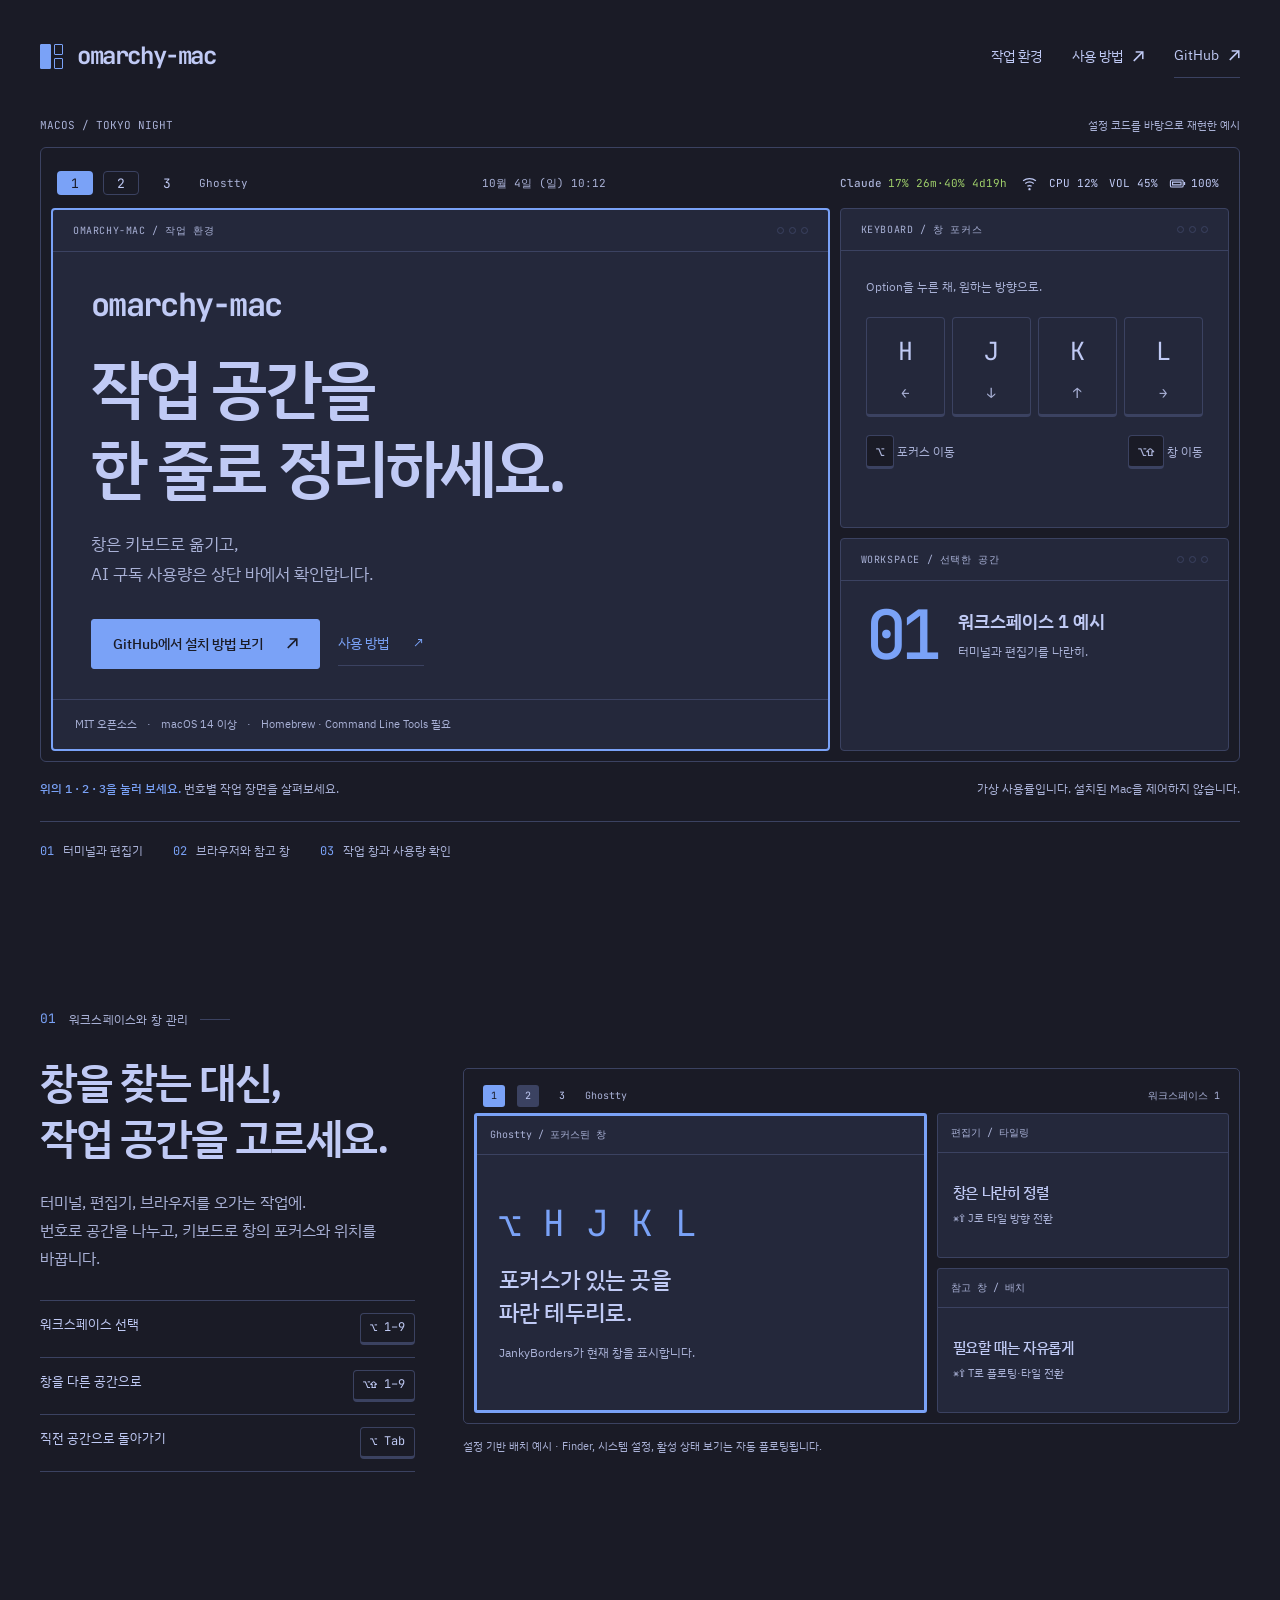
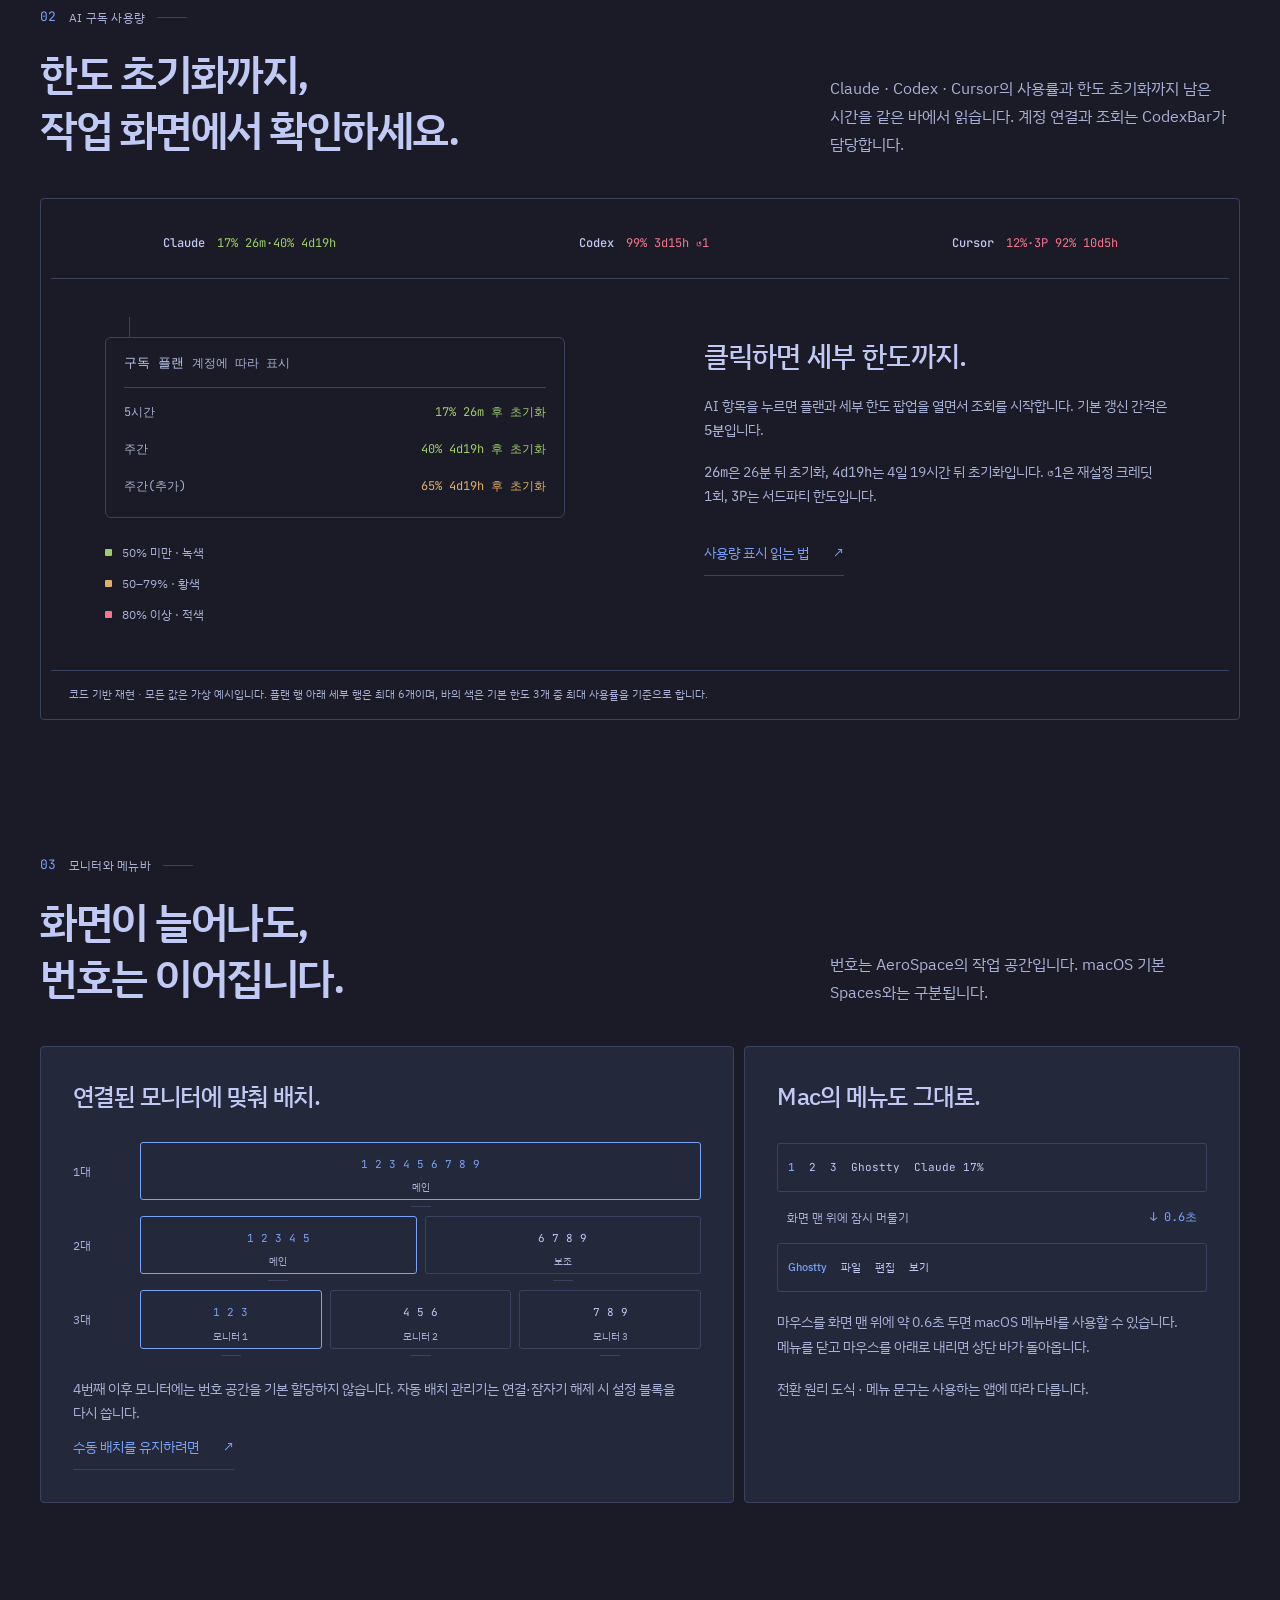
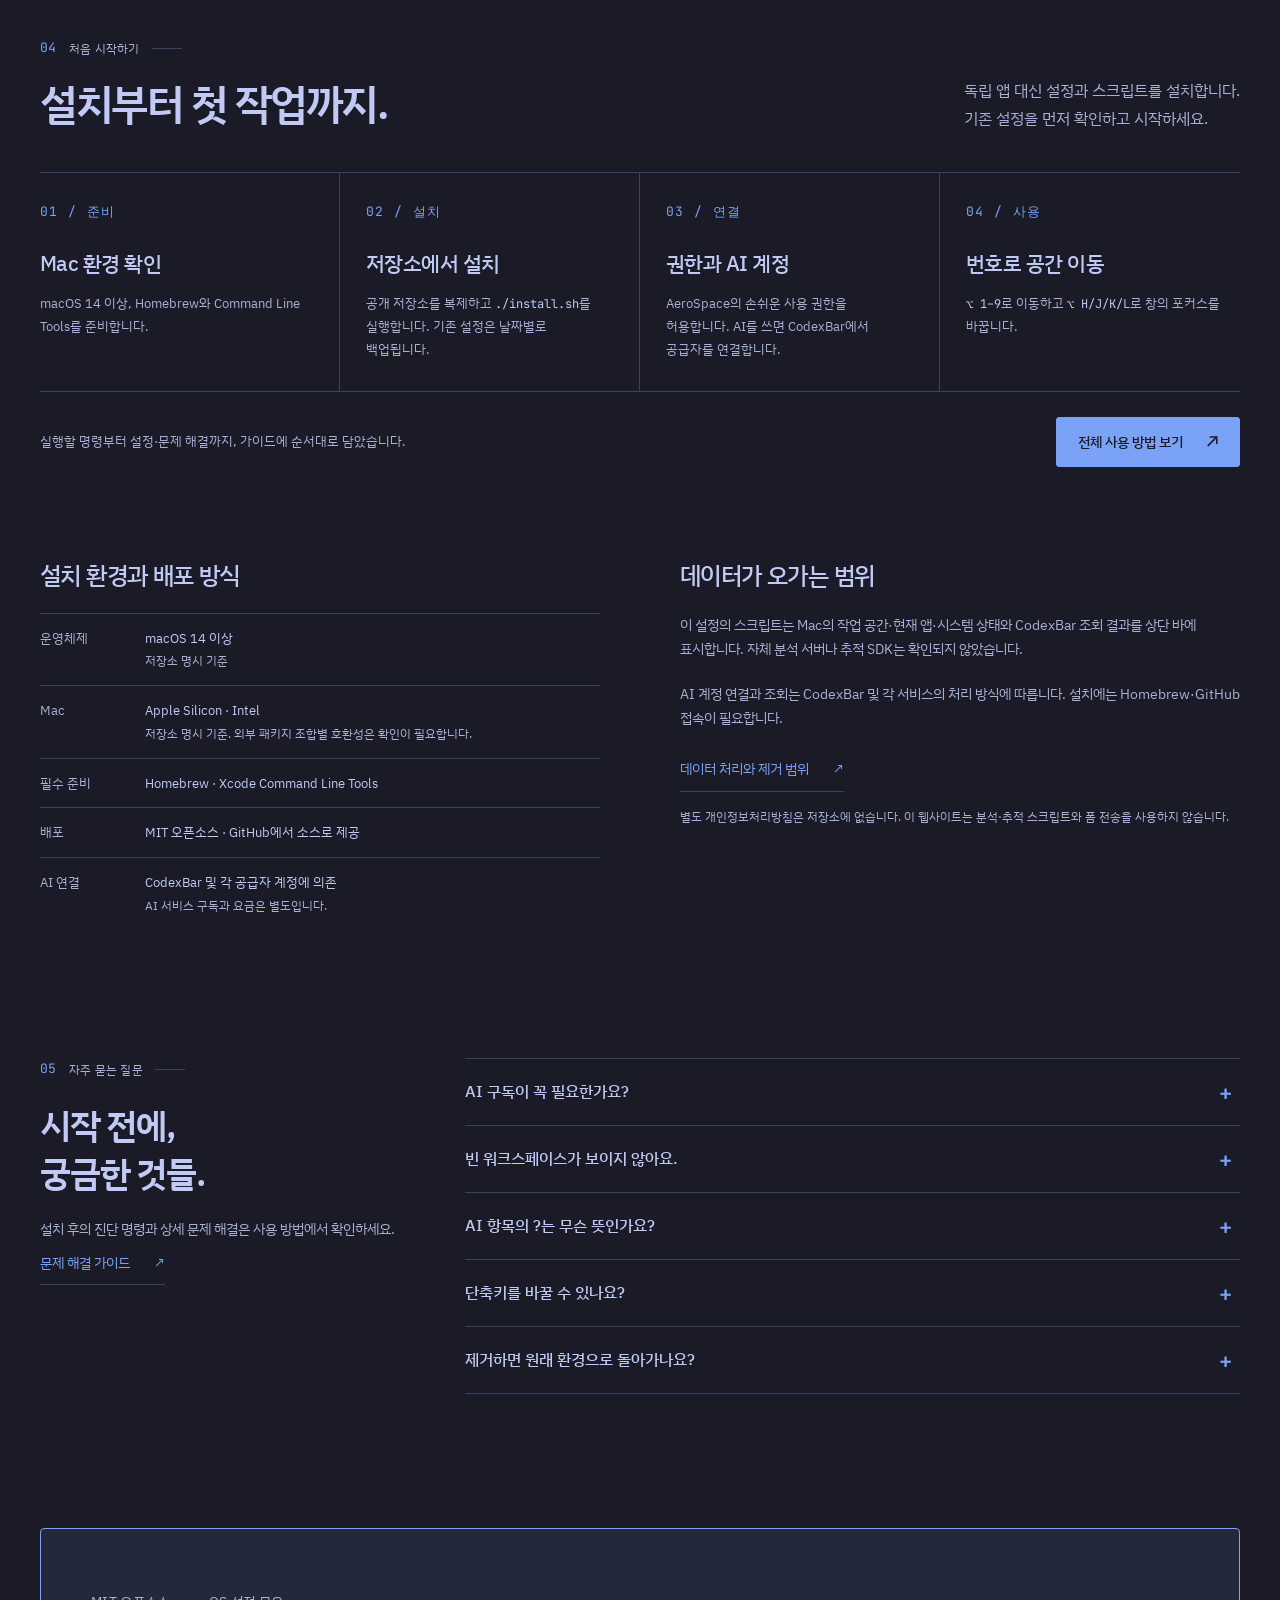
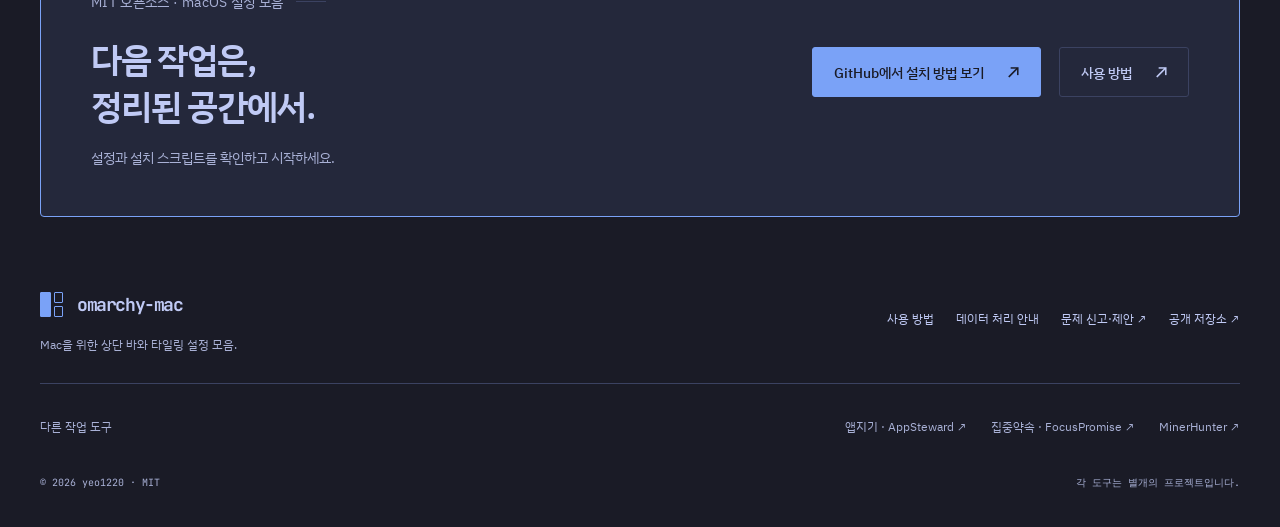
<file: landing/index.html>
<!doctype html>
<html lang="ko"><head><meta charset="utf-8"><meta name="viewport" content="width=device-width, initial-scale=1"><title>omarchy-mac — 작업 공간을 한 줄로</title><meta name="description" content="Mac의 창은 키보드로 옮기고, AI 구독 사용량은 상단 바에서 확인하세요. SketchyBar·AeroSpace 기반 MIT 오픈소스 설정 모음."><meta name="theme-color" content="#1a1b26"><link rel="canonical" href="https://omarchy-mac.wslaw.kr/"><meta property="og:type" content="website"><meta property="og:locale" content="ko_KR"><meta property="og:site_name" content="omarchy-mac"><meta property="og:title" content="omarchy-mac — 작업 공간을 한 줄로"><meta property="og:description" content="Mac의 창은 키보드로 옮기고, AI 구독 사용량은 상단 바에서 확인하세요. SketchyBar·AeroSpace 기반 MIT 오픈소스 설정 모음."><meta property="og:url" content="https://omarchy-mac.wslaw.kr/"><meta property="og:image" content="https://omarchy-mac.wslaw.kr/og.png"><meta property="og:image:width" content="1200"><meta property="og:image:height" content="630"><meta property="og:image:alt" content="omarchy-mac — 작업 공간을 한 줄로 정리하세요"><meta name="twitter:card" content="summary_large_image"><meta name="twitter:title" content="omarchy-mac — 작업 공간을 한 줄로"><meta name="twitter:description" content="Mac의 창은 키보드로 옮기고, AI 구독 사용량은 상단 바에서 확인하세요. SketchyBar·AeroSpace 기반 MIT 오픈소스 설정 모음."><meta name="twitter:image" content="https://omarchy-mac.wslaw.kr/og.png"><link rel="icon" type="image/png" href="./favicon.png"><link rel="apple-touch-icon" sizes="180x180" href="./apple-touch-icon.png"><link rel="stylesheet" href="./assets/site.css"><script type="application/ld+json">{"@context": "https://schema.org", "@type": "SoftwareApplication", "name": "omarchy-mac", "url": "https://omarchy-mac.wslaw.kr/", "operatingSystem": "macOS 14 이상 (저장소 명시 기준)", "applicationCategory": "DeveloperApplication", "description": "SketchyBar·AeroSpace 기반의 Mac 상단 바와 타일링 설정 모음. MIT 오픈소스로 제공됩니다.", "license": "https://github.com/yeo1220/omarchy-mac/blob/main/LICENSE"}</script></head><body><a class="skip" href="#main">본문으로 건너뛰기</a><header class="site-header wrap"><a class="brand" href="./" aria-label="omarchy-mac 소개"><span class="brand-mark" aria-hidden="true"><i></i><i></i><i></i></span>omarchy-mac</a><nav class="nav" aria-label="주 메뉴"><a class="nav-feature" href="./#workspace">작업 환경</a><a href="./guide/" >사용 방법 <span class="arrow" aria-hidden="true">↗</span></a><a class="repo-link" href="https://github.com/yeo1220/omarchy-mac">GitHub <span class="arrow" aria-hidden="true">↗</span></a></nav></header><main id="main" class="wrap" tabindex="-1">
<section class="hero" aria-labelledby="hero-title"><div class="desktop-caption"><span>MACOS / TOKYO NIGHT</span><span>설정 코드를 바탕으로 재현한 예시</span></div>
<div class="desktop-sim" data-workspace="1"><div class="statusbar" aria-label="상단 바 재현"><div class="bar-left"><div class="spaces" role="group" aria-label="워크스페이스 예시 선택"><button type="button" disabled data-space="1" aria-pressed="true" aria-label="워크스페이스 1 예시">1</button><button type="button" disabled data-space="2" aria-pressed="false" aria-label="워크스페이스 2 예시">2</button><button type="button" disabled data-space="3" aria-pressed="false" aria-label="워크스페이스 3 예시">3</button></div><span class="current-app" data-current-app>Ghostty</span></div><span class="clock">10월 4일 (일) 10:12</span><div class="bar-status"><span class="usage-inline"><b>Claude</b>17% 26m·40% 4d19h</span><div class="system"><span><svg viewBox="0 0 24 24" fill="none" stroke="currentColor" stroke-width="1.7" aria-hidden="true"><path d="M3 8a15 15 0 0 1 18 0M6 12a10 10 0 0 1 12 0M9 16a5 5 0 0 1 6 0"/><circle cx="12" cy="20" r=".8" fill="currentColor"/></svg></span><span>CPU 12%</span><span>VOL 45%</span><span><svg viewBox="0 0 24 24" fill="none" stroke="currentColor" stroke-width="1.6" aria-hidden="true"><rect x="2" y="7" width="18" height="10" rx="2"/><path d="M22 10v4M5 10h12v4H5z"/></svg>100%</span></div></div></div>
<div class="hero-grid"><div class="window hero-main"><div class="window-chrome"><span>OMARCHY-MAC / 작업 환경</span><span class="chrome-glyph" aria-hidden="true"><i></i><i></i><i></i></span></div><div class="hero-body"><p class="hero-name">omarchy-mac</p><h1 id="hero-title"><span>작업 공간을</span><span>한 줄로 정리하세요.</span></h1><p class="hero-lead">창은 키보드로 옮기고,<br>AI 구독 사용량은 상단 바에서 확인합니다.</p><div class="cta-row"><a class="button" href="https://github.com/yeo1220/omarchy-mac#설치">GitHub에서 설치 방법 보기<span class="arrow" aria-hidden="true">↗</span></a><a class="text-link" href="./guide/">사용 방법 <span aria-hidden="true">↗</span></a></div></div><div class="requirements"><span>MIT 오픈소스</span><span>macOS 14 이상</span><span>Homebrew · Command Line Tools 필요</span></div></div>
<div class="hero-side"><div class="window key-window"><div class="window-chrome"><span>KEYBOARD / 창 포커스</span><span class="chrome-glyph" aria-hidden="true"><i></i><i></i><i></i></span></div><div class="key-body"><p class="caption">Option을 누른 채, 원하는 방향으로.</p><div class="key-cluster" aria-label="H 왼쪽, J 아래, K 위, L 오른쪽"><span class="key">H<em>←</em></span><span class="key">J<em>↓</em></span><span class="key">K<em>↑</em></span><span class="key">L<em>→</em></span></div><div class="key-foot"><span><kbd>⌥</kbd> 포커스 이동</span><span><kbd>⌥⇧</kbd> 창 이동</span></div></div></div><div class="window context-window"><div class="window-chrome"><span>WORKSPACE / 선택한 공간</span><span class="chrome-glyph" aria-hidden="true"><i></i><i></i><i></i></span></div><div class="context-body"><span class="big-space" data-scene-number aria-hidden="true">01</span><div aria-live="polite" aria-atomic="true"><h2 data-scene-title>워크스페이스 1 예시</h2><p data-scene-copy>터미널과 편집기를 나란히.</p></div></div></div></div></div></div>
<div class="demo-note"><p><strong data-demo-hint>현재 1번 공간의 기본 예시입니다.</strong> 번호별 작업 장면을 살펴보세요.</p><span>가상 사용률입니다. 설치된 Mac을 제어하지 않습니다.</span></div><ul class="scene-summary"><li><span class="mono">01</span>터미널과 편집기</li><li><span class="mono">02</span>브라우저와 참고 창</li><li><span class="mono">03</span>작업 창과 사용량 확인</li></ul></section>
<section id="workspace" class="section" aria-labelledby="workspace-title"><div class="eyebrow"><span class="index">01</span><span>워크스페이스와 창 관리</span></div><div class="focus-layout"><div class="focus-copy"><div><h2 id="workspace-title">창을 찾는 대신,<br>작업 공간을 고르세요.</h2><p>터미널, 편집기, 브라우저를 오가는 작업에.<br>번호로 공간을 나누고, 키보드로 창의 포커스와 위치를 바꿉니다.</p></div><div class="feature-list"><div class="feature-line"><span>워크스페이스 선택</span><kbd>⌥ 1–9</kbd></div><div class="feature-line"><span>창을 다른 공간으로</span><kbd>⌥⇧ 1–9</kbd></div><div class="feature-line"><span>직전 공간으로 돌아가기</span><kbd>⌥ Tab</kbd></div></div></div><figure><div class="focus-desktop"><div class="mini-bar"><div class="mini-spaces"><span class="space-tag selected">1</span><span class="space-tag other">2</span><span class="space-tag">3</span><span>Ghostty</span></div><span>워크스페이스 1</span></div><div class="tiling"><div class="tile-window focused"><div class="tile-title">Ghostty / 포커스된 창</div><div class="tile-content"><span class="mono">⌥ H J K L</span><h3>포커스가 있는 곳을<br>파란 테두리로.</h3><p>JankyBorders가 현재 창을 표시합니다.</p></div></div><div class="tile-column"><div class="tile-window"><div class="tile-title">편집기 / 타일링</div><div class="tile-content"><h3>창은 나란히 정렬</h3><p>⌘⇧ J로 타일 방향 전환</p></div></div><div class="tile-window"><div class="tile-title">참고 창 / 배치</div><div class="tile-content"><h3>필요할 때는 자유롭게</h3><p>⌘⇧ T로 플로팅·타일 전환</p></div></div></div></div></div><figcaption class="visual-caption">설정 기반 배치 예시 · Finder, 시스템 설정, 활성 상태 보기는 자동 플로팅됩니다.</figcaption></figure></div></section>
<section class="section" aria-labelledby="ai-title"><div class="section-head"><div><div class="eyebrow"><span class="index">02</span><span>AI 구독 사용량</span></div><h2 id="ai-title">한도 초기화까지,<br>작업 화면에서 확인하세요.</h2></div><p>Claude · Codex · Cursor의 사용률과 한도 초기화까지 남은 시간을 같은 바에서 읽습니다. 계정 연결과 조회는 CodexBar가 담당합니다.</p></div><figure class="ai-stage"><div class="provider-bar"><span class="provider-label"><b>Claude</b><span>17% 26m·40% 4d19h</span></span><span class="provider-label high"><b>Codex</b><span>99% 3d15h ↺1</span></span><span class="provider-label high"><b>Cursor</b><span>12%·3P 92% 10d5h</span></span></div><div class="ai-body"><div><div class="popup-wrap"><div class="popup" aria-label="Claude 팝업 재현"><div class="popup-plan">구독 플랜 <small>계정에 따라 표시</small></div><div class="popup-row"><span>5시간</span><span class="value">17% 26m 후 초기화</span></div><div class="popup-row"><span>주간</span><span class="value">40% 4d19h 후 초기화</span></div><div class="popup-row"><span>주간(추가)</span><span class="value warning">65% 4d19h 후 초기화</span></div></div></div><div class="ai-legend"><span><i class="state-dot" aria-hidden="true"></i>50% 미만 · 녹색</span><span><i class="state-dot yellow" aria-hidden="true"></i>50–79% · 황색</span><span><i class="state-dot red" aria-hidden="true"></i>80% 이상 · 적색</span></div></div><div class="ai-copy"><h3>클릭하면 세부 한도까지.</h3><p>AI 항목을 누르면 플랜과 세부 한도 팝업을 열면서 조회를 시작합니다. 기본 갱신 간격은 <strong>5분</strong>입니다.</p><p><span class="mono">26m</span>은 26분 뒤 초기화, <span class="mono">4d19h</span>는 4일 19시간 뒤 초기화입니다. <span class="mono">↺1</span>은 재설정 크레딧 1회, <span class="mono">3P</span>는 서드파티 한도입니다.</p><a class="text-link" href="./guide/#ai">사용량 표시 읽는 법 <span aria-hidden="true">↗</span></a></div></div><figcaption class="ai-subnote">코드 기반 재현 · 모든 값은 가상 예시입니다. 플랜 행 아래 세부 행은 최대 6개이며, 바의 색은 기본 한도 3개 중 최대 사용률을 기준으로 합니다.</figcaption></figure></section>
<section class="section" aria-labelledby="monitor-title"><div class="section-head"><div><div class="eyebrow"><span class="index">03</span><span>모니터와 메뉴바</span></div><h2 id="monitor-title">화면이 늘어나도,<br>번호는 이어집니다.</h2></div><p>번호는 AeroSpace의 작업 공간입니다. macOS 기본 Spaces와는 구분됩니다.</p></div><div class="monitor-layout"><div class="monitor-panel"><h3>연결된 모니터에 맞춰 배치.</h3><div class="monitor-arrangements" role="img" aria-label="모니터 1대는 1부터 9, 2대는 1부터 5와 6부터 9, 3대는 1부터 3, 4부터 6, 7부터 9를 배치"><div class="monitor-row"><span>1대</span><div class="monitor-screens"><div class="monitor-screen active">1 2 3 4 5 6 7 8 9<small>메인</small></div></div></div><div class="monitor-row"><span>2대</span><div class="monitor-screens"><div class="monitor-screen active">1 2 3 4 5<small>메인</small></div><div class="monitor-screen">6 7 8 9<small>보조</small></div></div></div><div class="monitor-row"><span>3대</span><div class="monitor-screens"><div class="monitor-screen active">1 2 3<small>모니터 1</small></div><div class="monitor-screen">4 5 6<small>모니터 2</small></div><div class="monitor-screen">7 8 9<small>모니터 3</small></div></div></div></div><p>4번째 이후 모니터에는 번호 공간을 기본 할당하지 않습니다. 자동 배치 관리기는 연결·잠자기 해제 시 설정 블록을 다시 씁니다.</p><a class="text-link" href="./guide/#advanced">수동 배치를 유지하려면 <span aria-hidden="true">↗</span></a></div><div class="menu-panel"><h3>Mac의 메뉴도 그대로.</h3><div class="menu-flow"><div class="menu-demo custom"><strong>1</strong><span>2</span><span>3</span><span>Ghostty</span><span>Claude 17%</span></div><div class="menu-switch"><span>화면 맨 위에 잠시 머물기</span><span class="mono">↓ 0.6초</span></div><div class="menu-demo"><strong>Ghostty</strong><span>파일</span><span>편집</span><span>보기</span></div></div><p>마우스를 화면 맨 위에 약 0.6초 두면 macOS 메뉴바를 사용할 수 있습니다. 메뉴를 닫고 마우스를 아래로 내리면 상단 바가 돌아옵니다.</p><p class="caption">전환 원리 도식 · 메뉴 문구는 사용하는 앱에 따라 다릅니다.</p></div></div></section>
<section id="start" class="section" aria-labelledby="start-title"><div class="section-head"><div><div class="eyebrow"><span class="index">04</span><span>처음 시작하기</span></div><h2 id="start-title">설치부터 첫 작업까지.</h2></div><p>독립 앱 대신 설정과 스크립트를 설치합니다.<br>기존 설정을 먼저 확인하고 시작하세요.</p></div><div class="start-grid"><div class="start-step"><span class="step-number">01 / 준비</span><h3>Mac 환경 확인</h3><p>macOS 14 이상, Homebrew와 Command Line Tools를 준비합니다.</p></div><div class="start-step"><span class="step-number">02 / 설치</span><h3>저장소에서 설치</h3><p>공개 저장소를 복제하고 <code>./install.sh</code>를 실행합니다. 기존 설정은 날짜별로 백업됩니다.</p></div><div class="start-step"><span class="step-number">03 / 연결</span><h3>권한과 AI 계정</h3><p>AeroSpace의 손쉬운 사용 권한을 허용합니다. AI를 쓰면 CodexBar에서 공급자를 연결합니다.</p></div><div class="start-step"><span class="step-number">04 / 사용</span><h3>번호로 공간 이동</h3><p><code>⌥ 1–9</code>로 이동하고 <code>⌥ H/J/K/L</code>로 창의 포커스를 바꿉니다.</p></div></div><div class="start-footer"><p>실행할 명령부터 설정·문제 해결까지, 가이드에 순서대로 담았습니다.</p><a class="button" href="./guide/">전체 사용 방법 보기<span class="arrow" aria-hidden="true">↗</span></a></div></section>
<section id="data" class="environment" aria-labelledby="environment-title"><div><h2 id="environment-title">설치 환경과 배포 방식</h2><dl class="spec-list"><div><dt>운영체제</dt><dd>macOS 14 이상<br><small>저장소 명시 기준</small></dd></div><div><dt>Mac</dt><dd>Apple Silicon · Intel<br><small>저장소 명시 기준. 외부 패키지 조합별 호환성은 확인이 필요합니다.</small></dd></div><div><dt>필수 준비</dt><dd>Homebrew · Xcode Command Line Tools</dd></div><div><dt>배포</dt><dd>MIT 오픈소스 · GitHub에서 소스로 제공</dd></div><div><dt>AI 연결</dt><dd>CodexBar 및 각 공급자 계정에 의존<br><small>AI 서비스 구독과 요금은 별도입니다.</small></dd></div></dl></div><div class="data-copy"><h2>데이터가 오가는 범위</h2><p>이 설정의 스크립트는 Mac의 작업 공간·현재 앱·시스템 상태와 CodexBar 조회 결과를 상단 바에 표시합니다. 자체 분석 서버나 추적 SDK는 확인되지 않았습니다.</p><p>AI 계정 연결과 조회는 CodexBar 및 각 서비스의 처리 방식에 따릅니다. 설치에는 Homebrew·GitHub 접속이 필요합니다.</p><a class="text-link" href="./guide/#data-details">데이터 처리와 제거 범위 <span aria-hidden="true">↗</span></a><span class="caption">별도 개인정보처리방침은 저장소에 없습니다. 이 웹사이트는 분석·추적 스크립트와 폼 전송을 사용하지 않습니다.</span></div></section>
<section class="section faq-layout" aria-labelledby="faq-title"><div><div class="eyebrow"><span class="index">05</span><span>자주 묻는 질문</span></div><h2 id="faq-title">시작 전에,<br>궁금한 것들.</h2><p>설치 후의 진단 명령과 상세 문제 해결은 사용 방법에서 확인하세요.</p><a class="text-link" href="./guide/#troubleshooting">문제 해결 가이드 <span aria-hidden="true">↗</span></a></div><div class="faq"><details><summary>AI 구독이 꼭 필요한가요?</summary><p>일반 상단 바와 창 관리에는 필요하지 않습니다. AI 항목을 숨기려면 <code>AI_PROVIDERS=""</code>로 설정하세요. <code>--no-ai</code>는 CodexBar 설치·실행을 생략하는 옵션이며, 이미 있는 CLI의 표시까지 끄지는 않습니다.</p></details><details><summary>빈 워크스페이스가 보이지 않아요.</summary><p>비어 있고 어느 모니터에도 표시되지 않는 공간은 바에서 숨깁니다. 설정에는 1–9가 유지되므로 <code>⌥ 1–9</code>로 이동할 수 있습니다.</p></details><details><summary>AI 항목의 ?는 무슨 뜻인가요?</summary><p>조회 결과 처리에 실패한 상태입니다. 사용률 0%라는 뜻은 아닙니다. CodexBar에서 공급자 연결을 확인하고 가이드의 CLI 진단 순서를 따라 주세요.</p></details><details><summary>단축키를 바꿀 수 있나요?</summary><p>AeroSpace 설정을 편집한 뒤 <code>⌘⇧ ;</code>를 누르고 <code>Esc</code>로 다시 읽을 수 있습니다. 실행 단축키의 Ghostty와 Google Chrome은 따로 설치해야 합니다.</p></details><details><summary>제거하면 원래 환경으로 돌아가나요?</summary><p>제거 스크립트는 설정 경로별 최신 백업을 복원합니다. Homebrew 패키지는 남으며, 백업이 없는 경로는 현재 설정이 삭제될 수 있습니다. 설치 전 시스템 상태 전체를 복원하는 방식은 아닙니다.</p></details></div></section>
<section class="closing" aria-labelledby="closing-title"><div><p class="eyebrow">MIT 오픈소스 · macOS 설정 모음</p><h2 id="closing-title">다음 작업은,<br>정리된 공간에서.</h2><p>설정과 설치 스크립트를 확인하고 시작하세요.</p></div><div class="cta-row"><a class="button" href="https://github.com/yeo1220/omarchy-mac#설치">GitHub에서 설치 방법 보기<span class="arrow" aria-hidden="true">↗</span></a><a class="button secondary" href="./guide/">사용 방법<span class="arrow" aria-hidden="true">↗</span></a></div></section></main><footer class="site-footer wrap"><div class="footer-top"><div class="footer-brand"><a class="brand" href="./" aria-label="omarchy-mac 소개"><span class="brand-mark" aria-hidden="true"><i></i><i></i><i></i></span>omarchy-mac</a><p>Mac을 위한 상단 바와 타일링 설정 모음.</p></div><nav class="footer-links" aria-label="프로젝트 링크"><a href="./guide/">사용 방법</a><a href="./#data">데이터 처리 안내</a><a href="https://github.com/yeo1220/omarchy-mac/issues">문제 신고·제안 ↗</a><a href="https://github.com/yeo1220/omarchy-mac">공개 저장소 ↗</a></nav></div><div class="family"><span>다른 작업 도구</span><nav aria-label="앱 패밀리"><a href="https://appsteward.wslaw.kr/">앱지기 · AppSteward ↗</a><a href="https://focuspromise.wslaw.kr/">집중약속 · FocusPromise ↗</a><a href="https://minerhunter.wslaw.kr/">MinerHunter ↗</a></nav></div><div class="copyright"><span>© 2026 yeo1220 · MIT</span><span>각 도구는 별개의 프로젝트입니다.</span></div></footer><script type="module" src="./assets/site.js"></script></body></html>
</file>
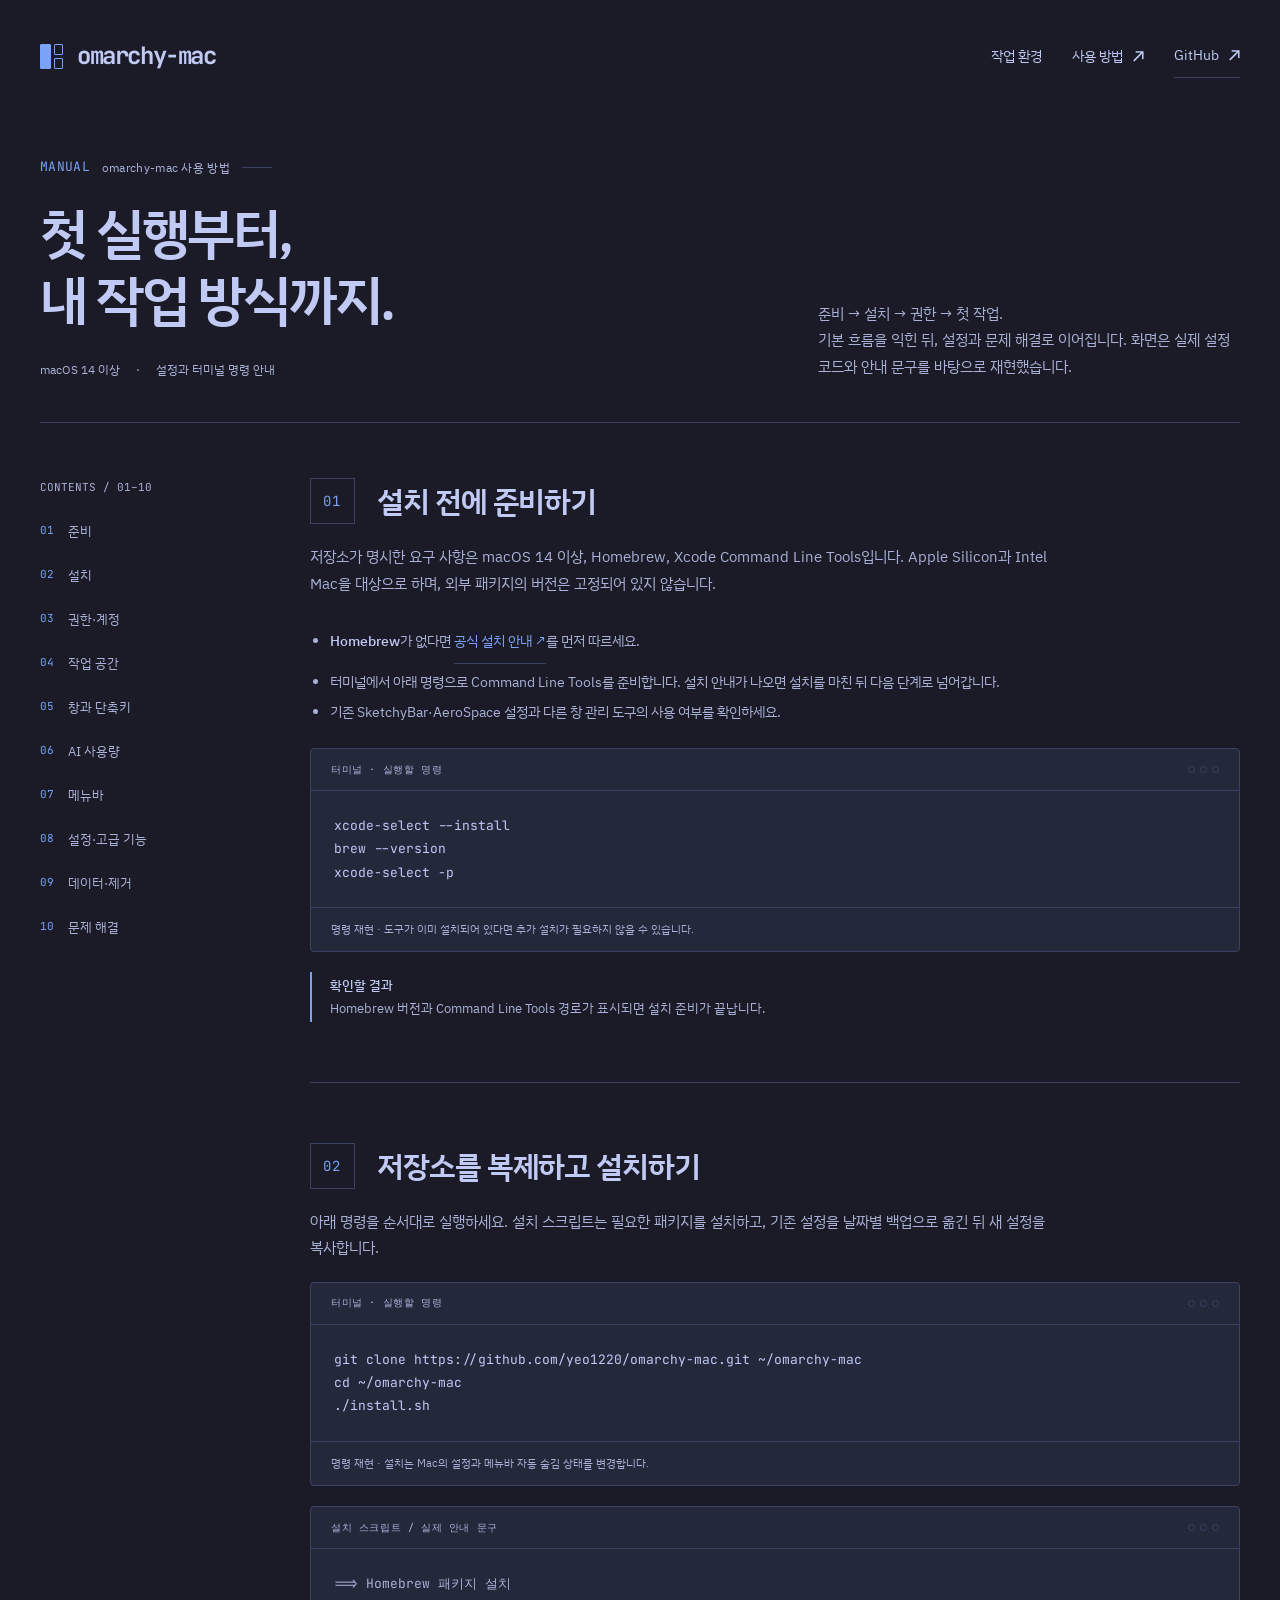
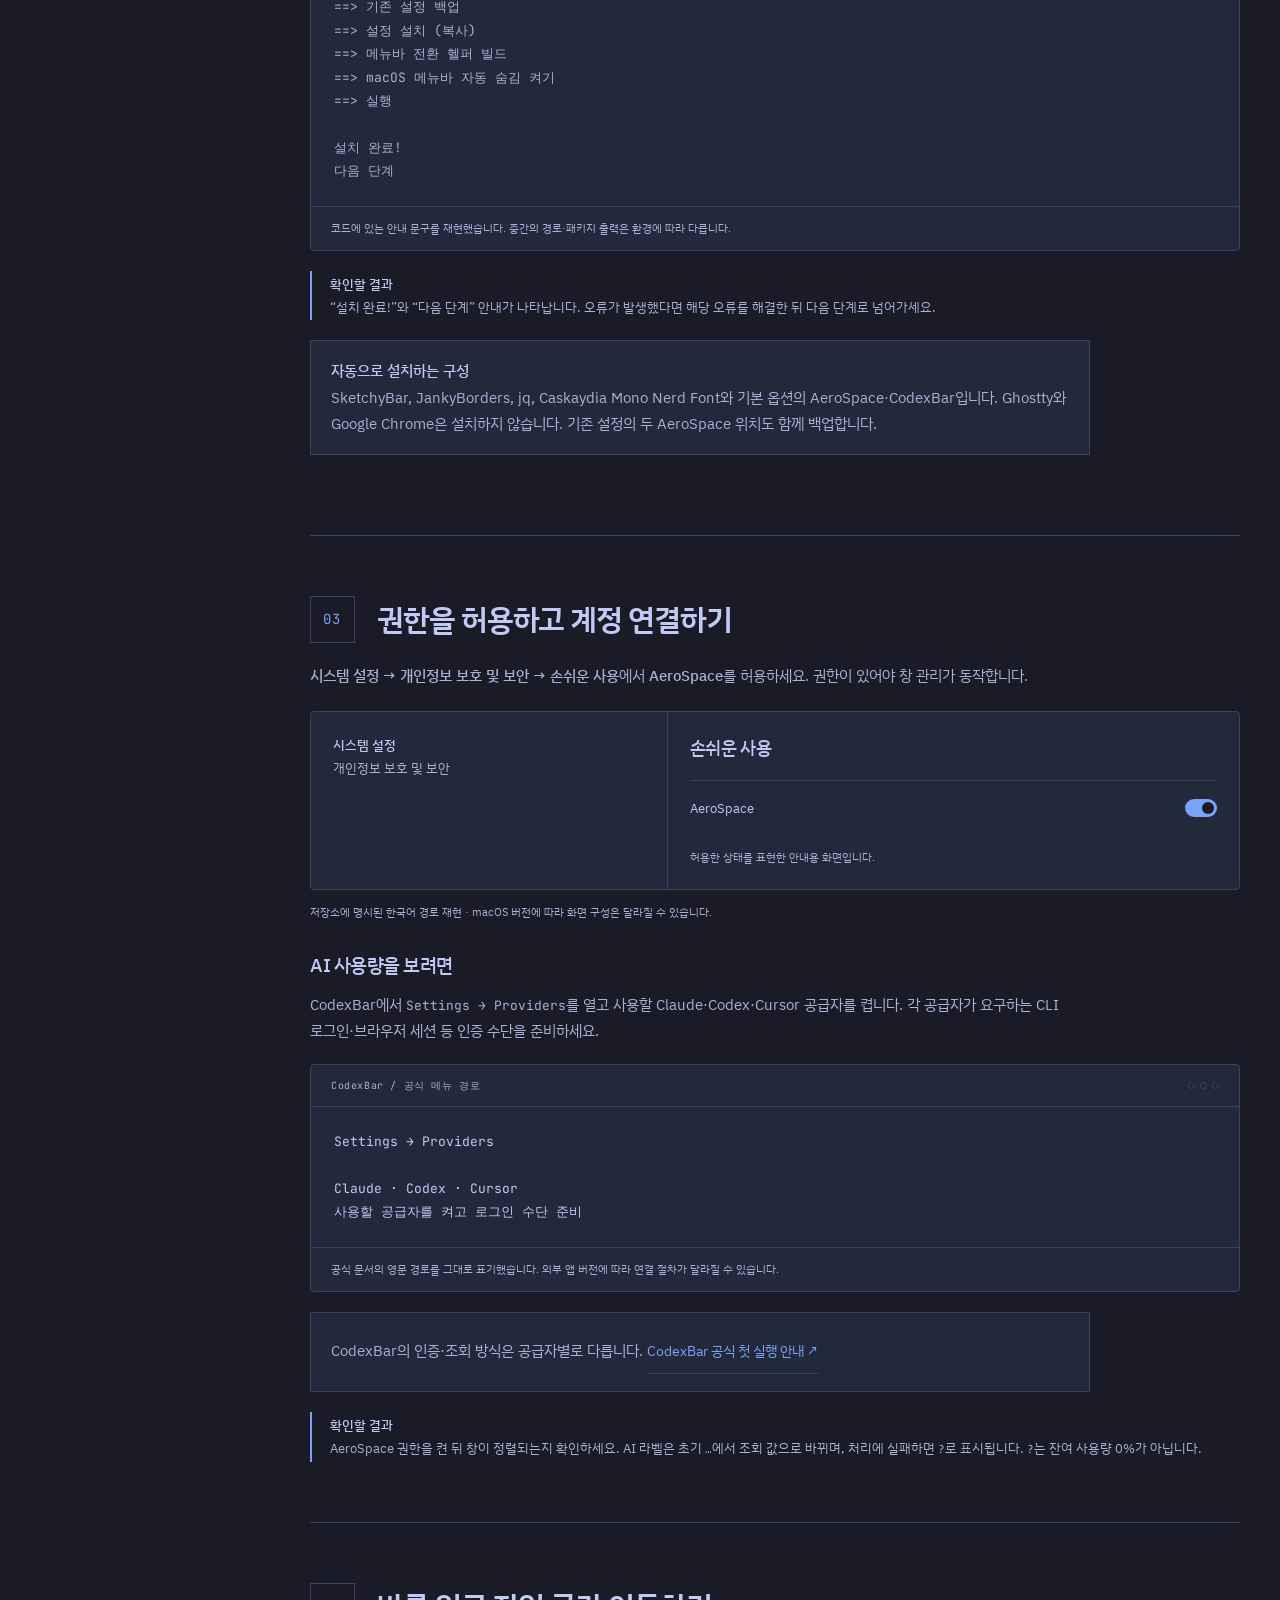
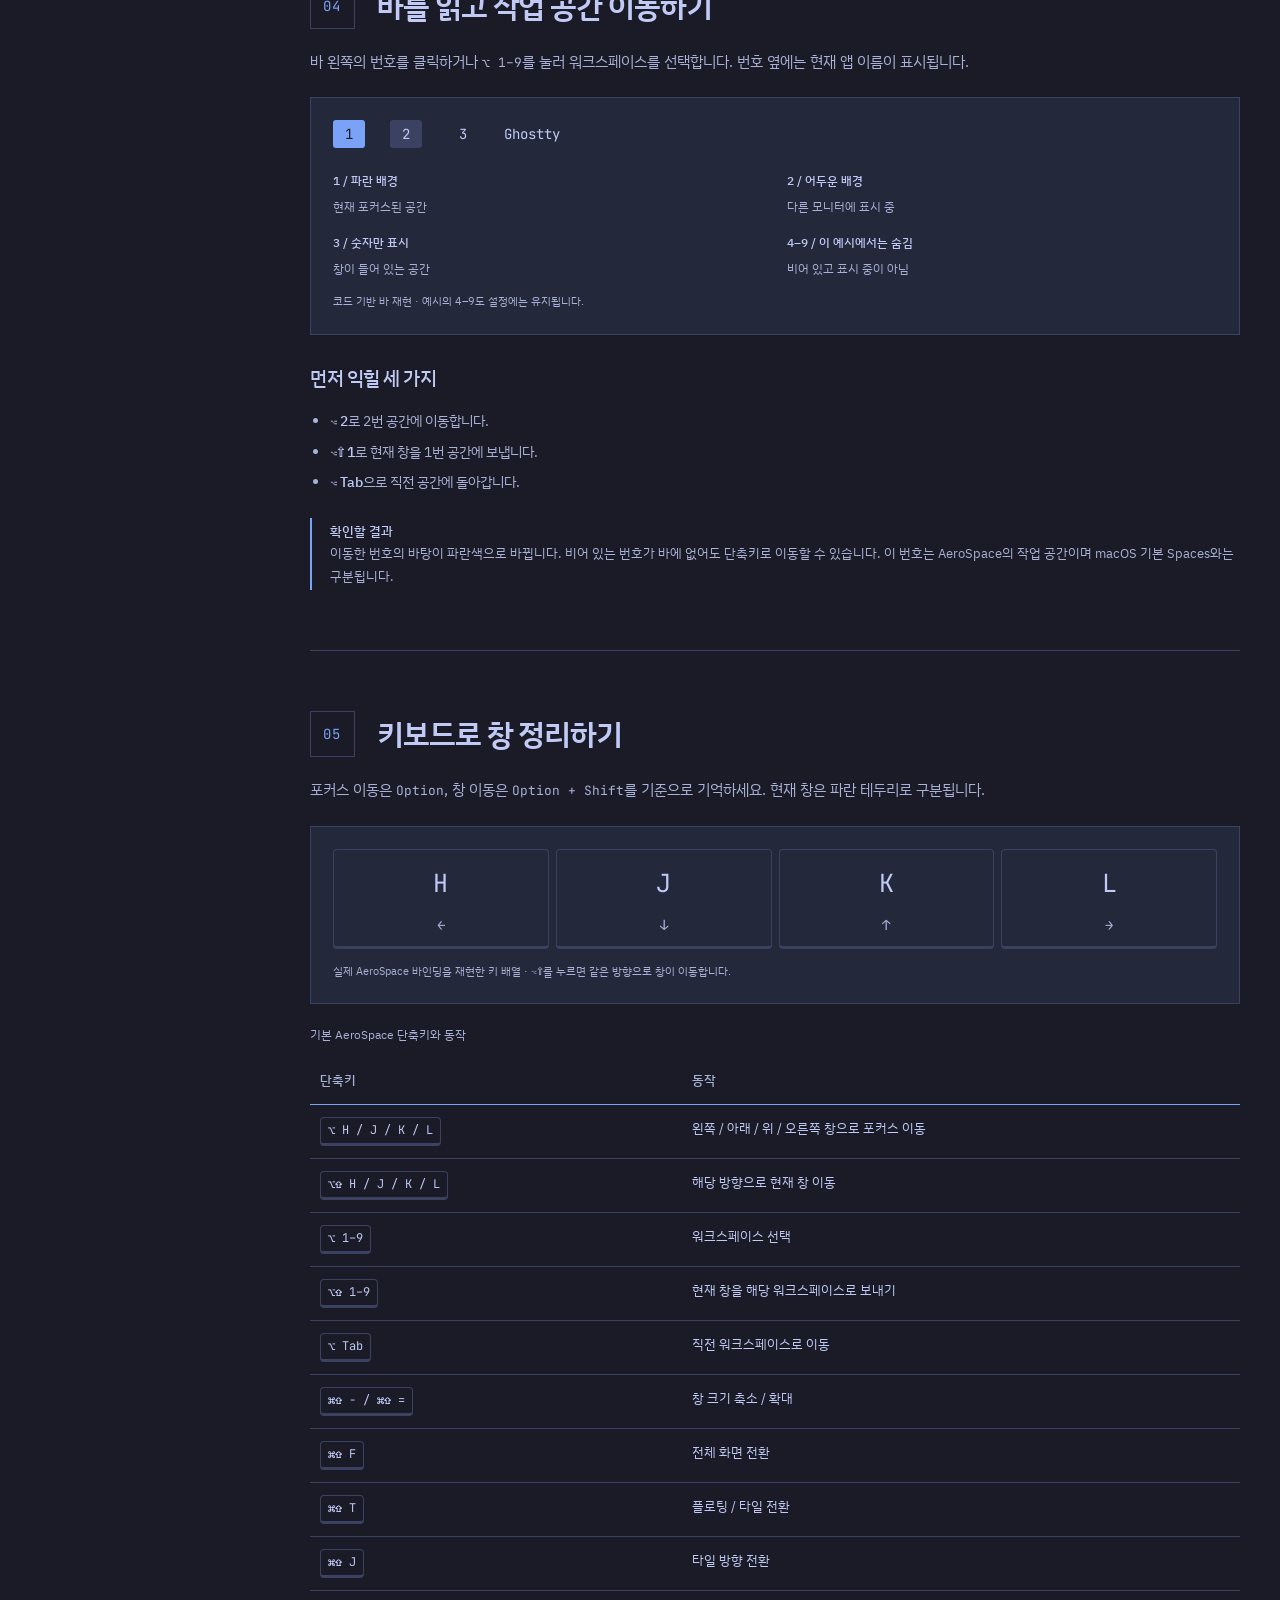
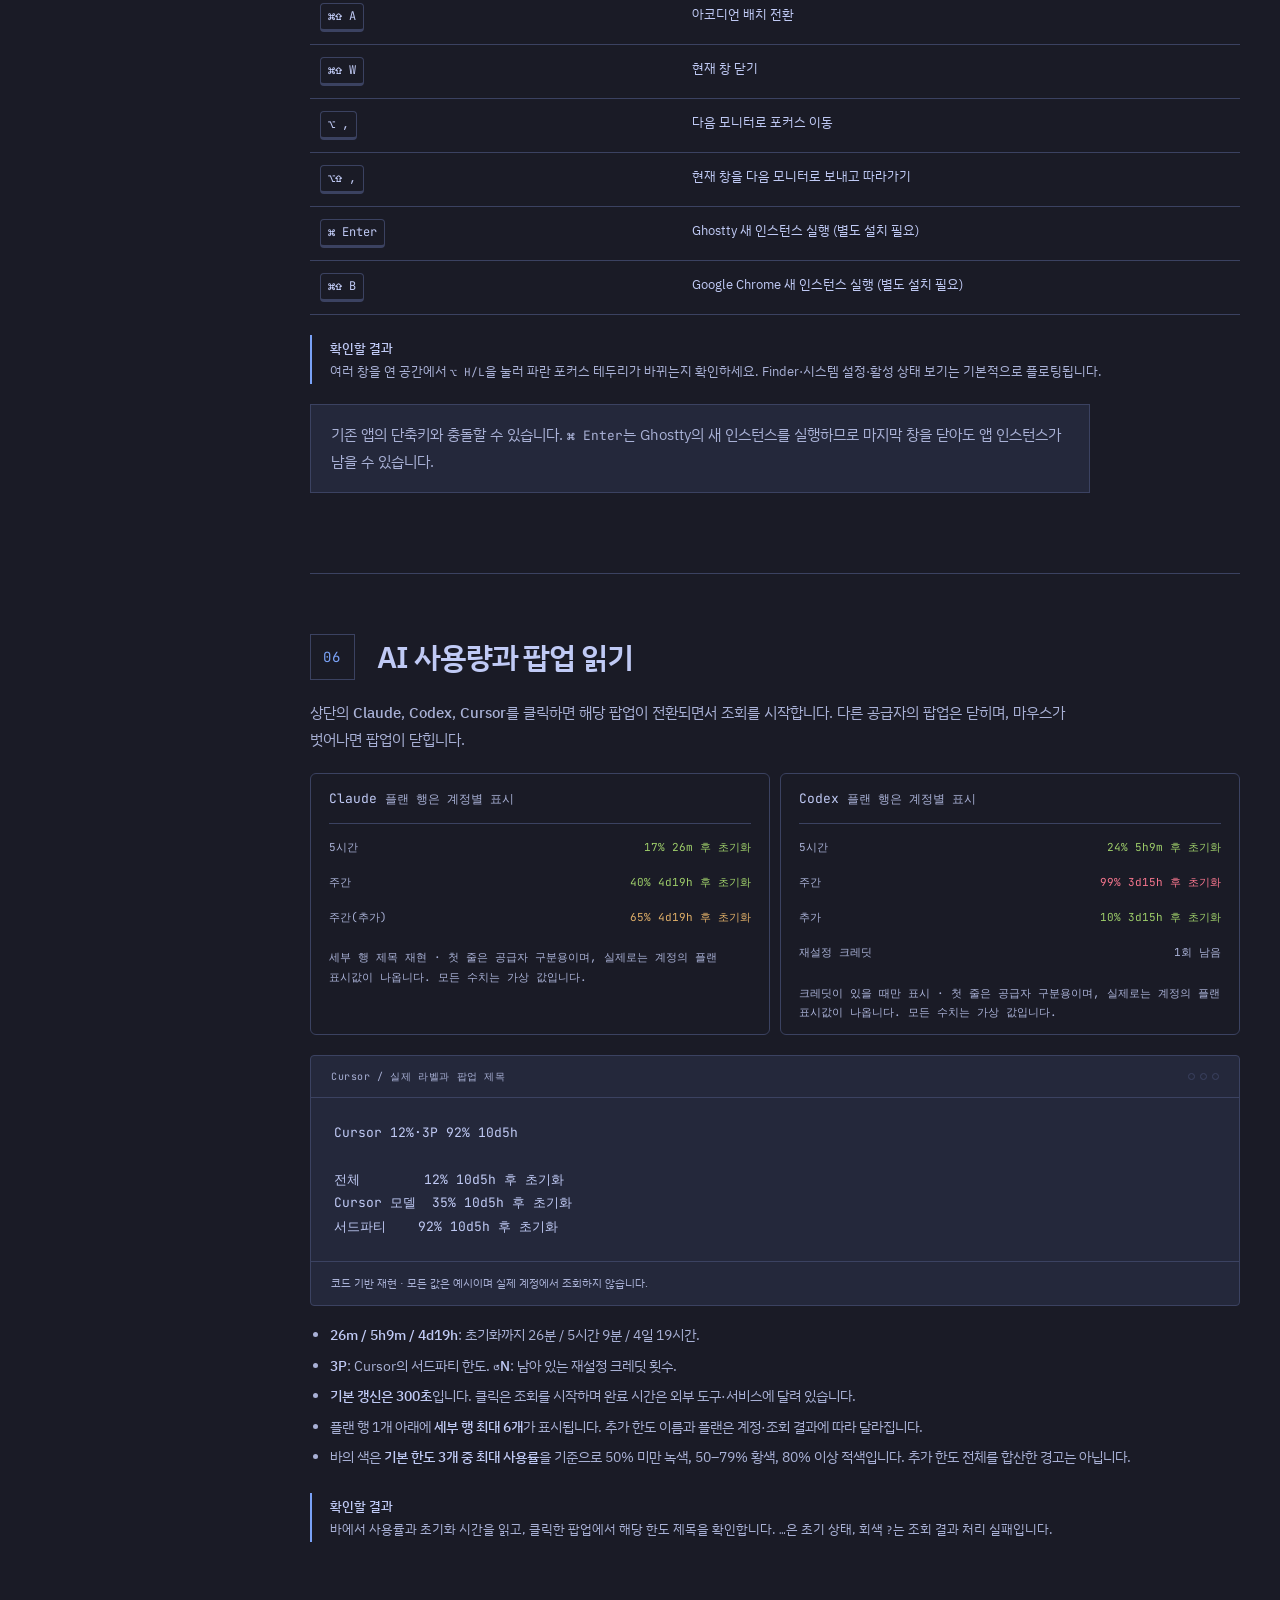
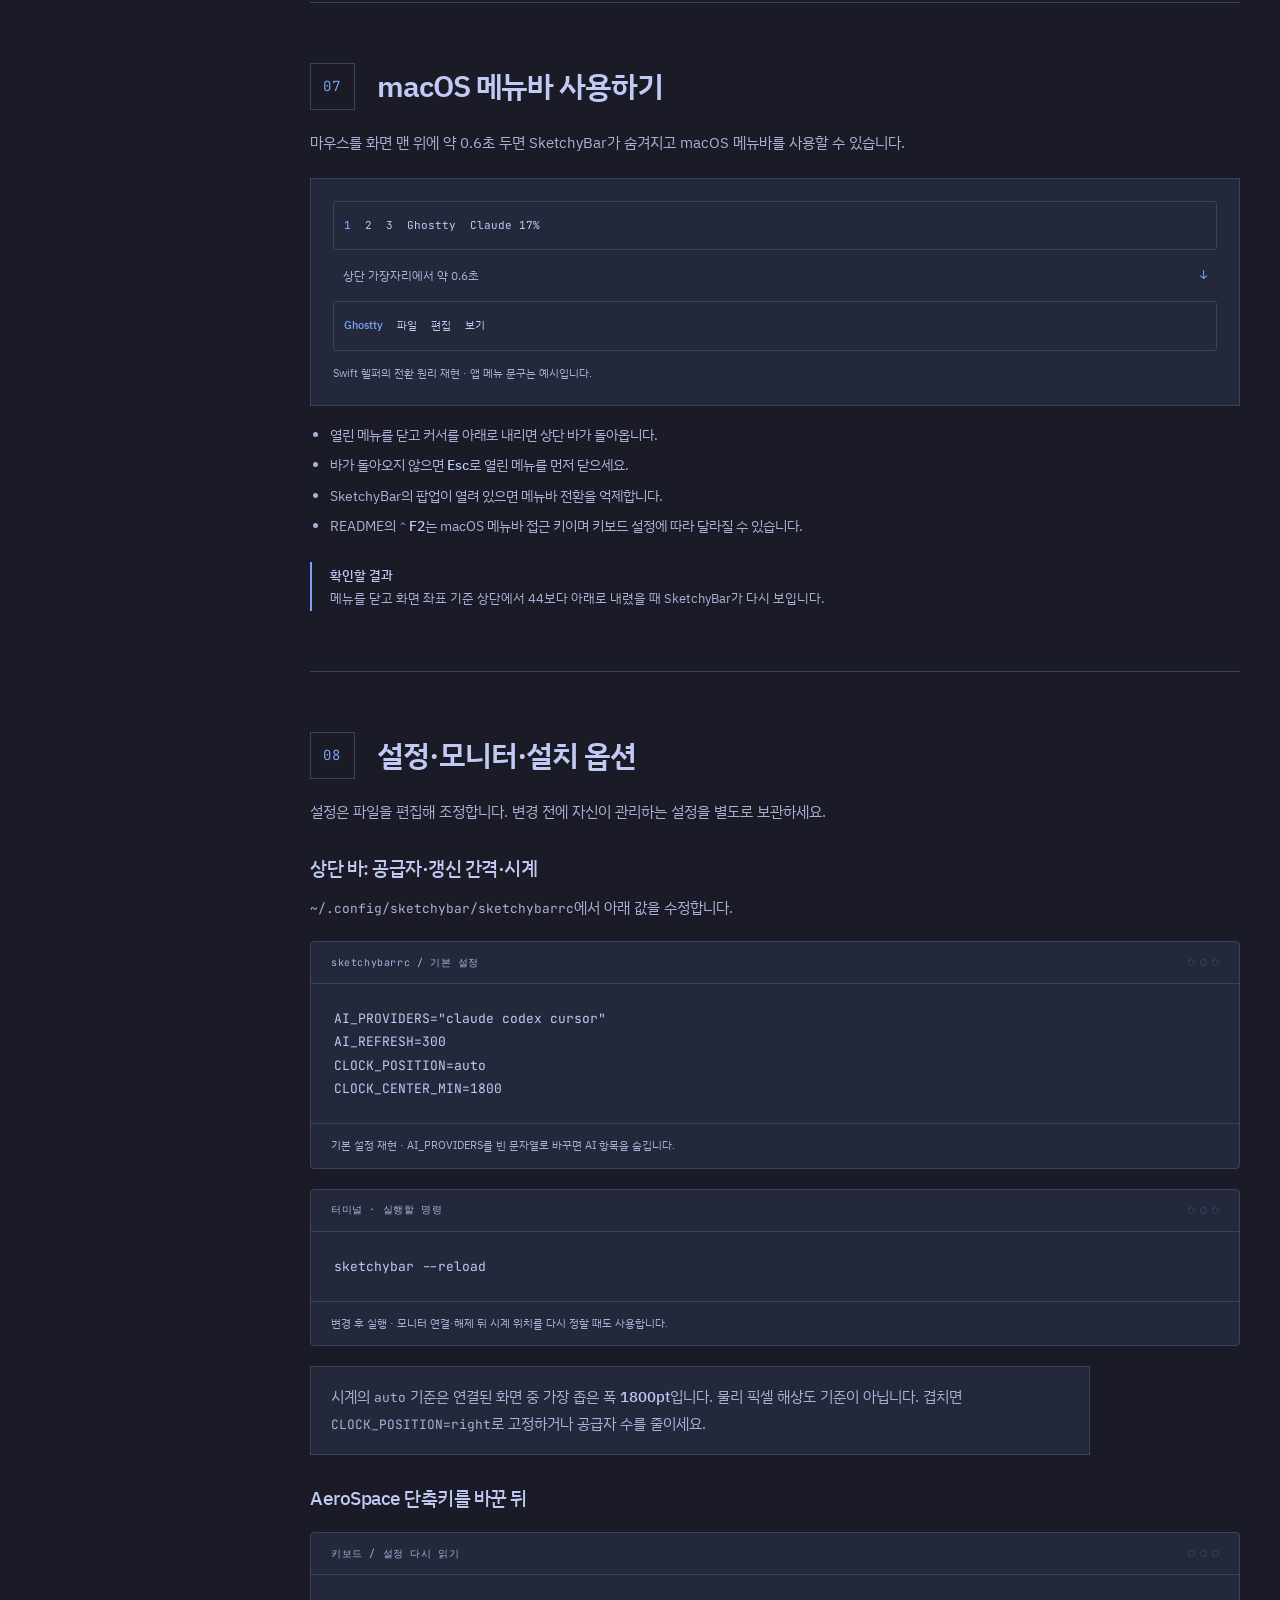
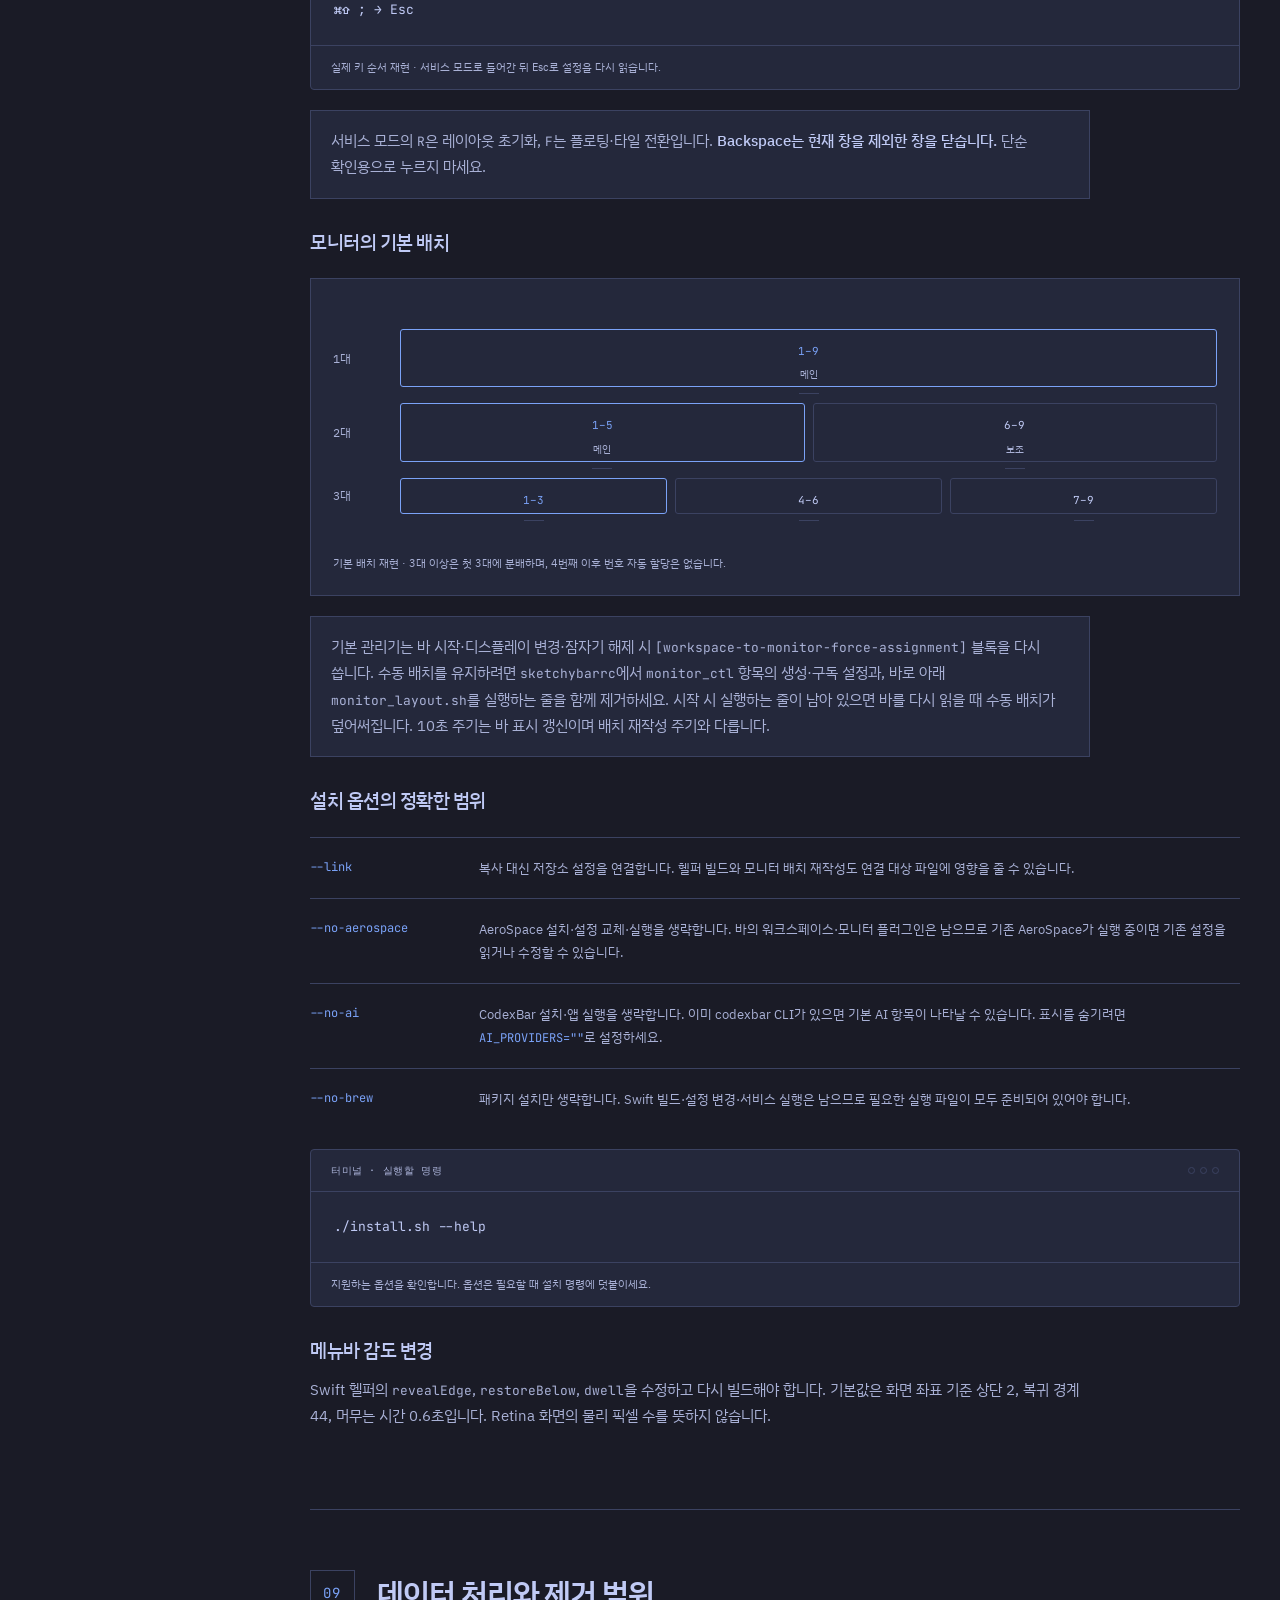
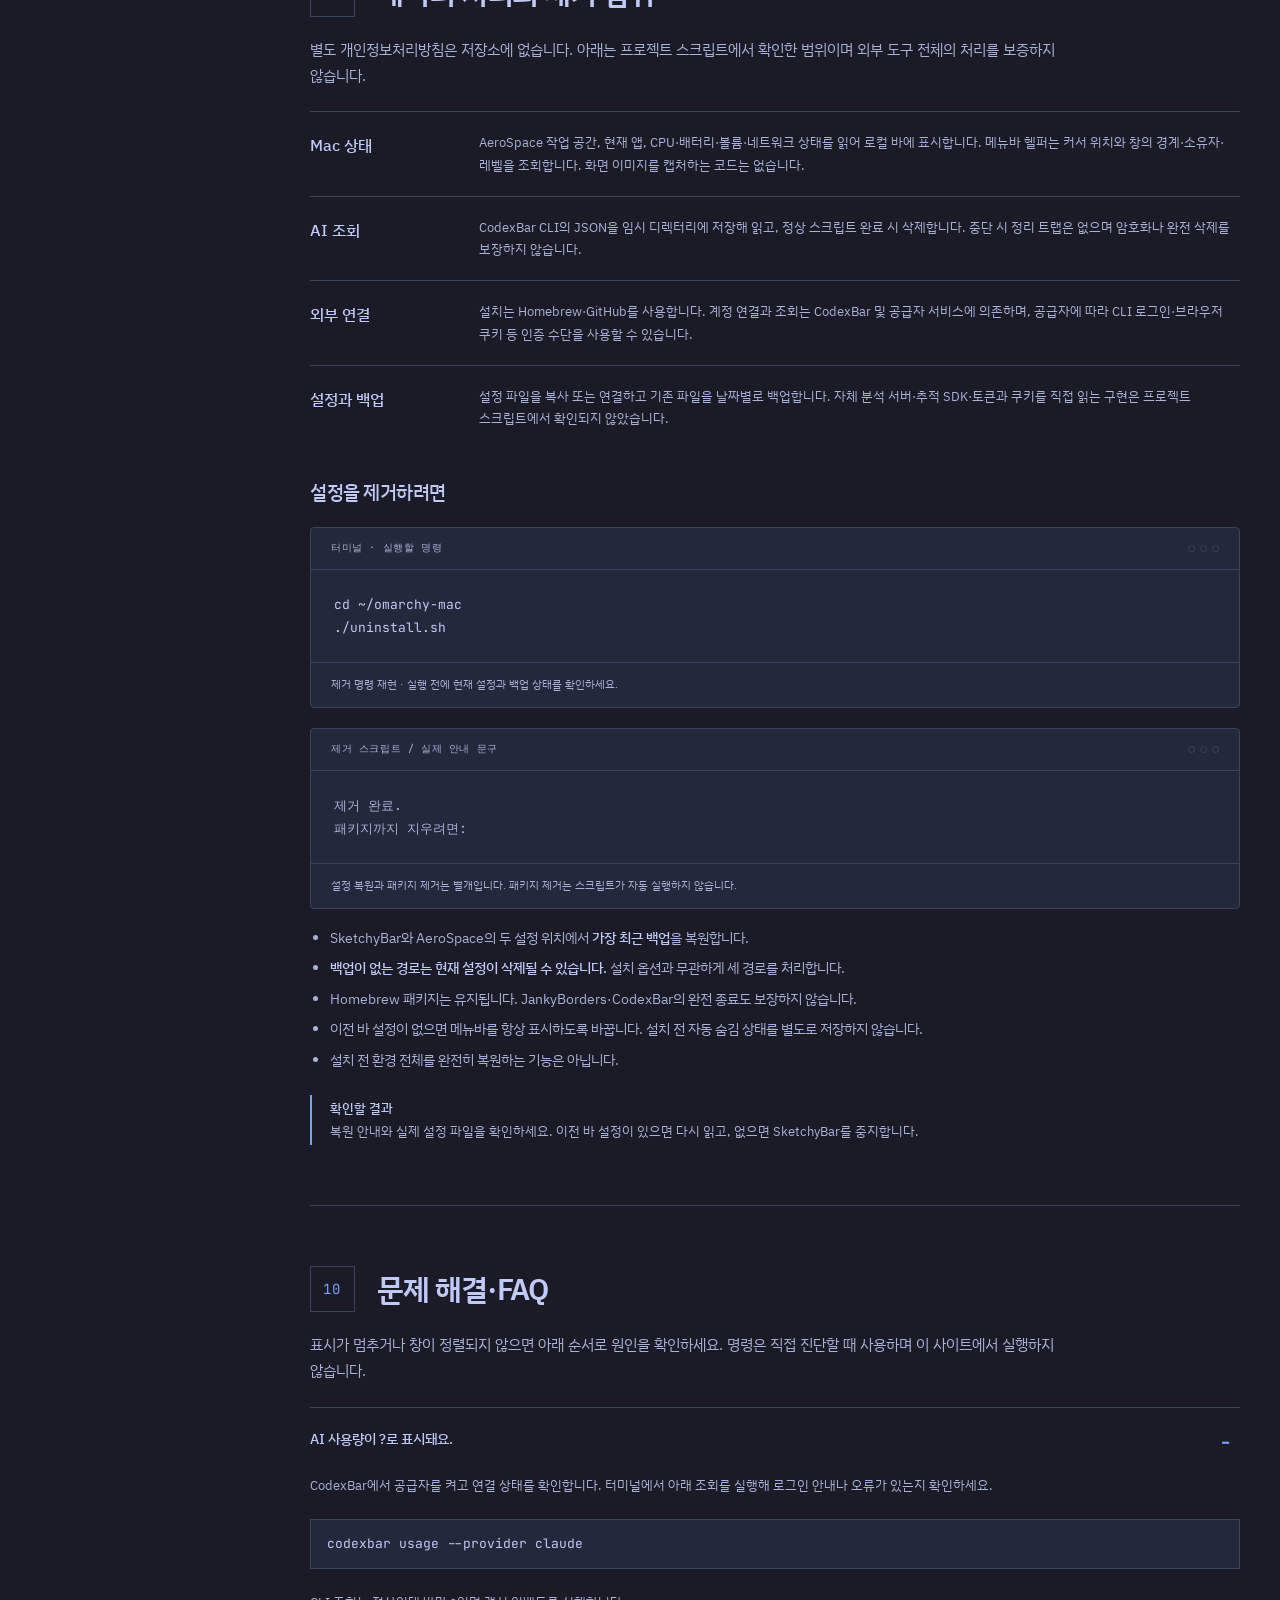
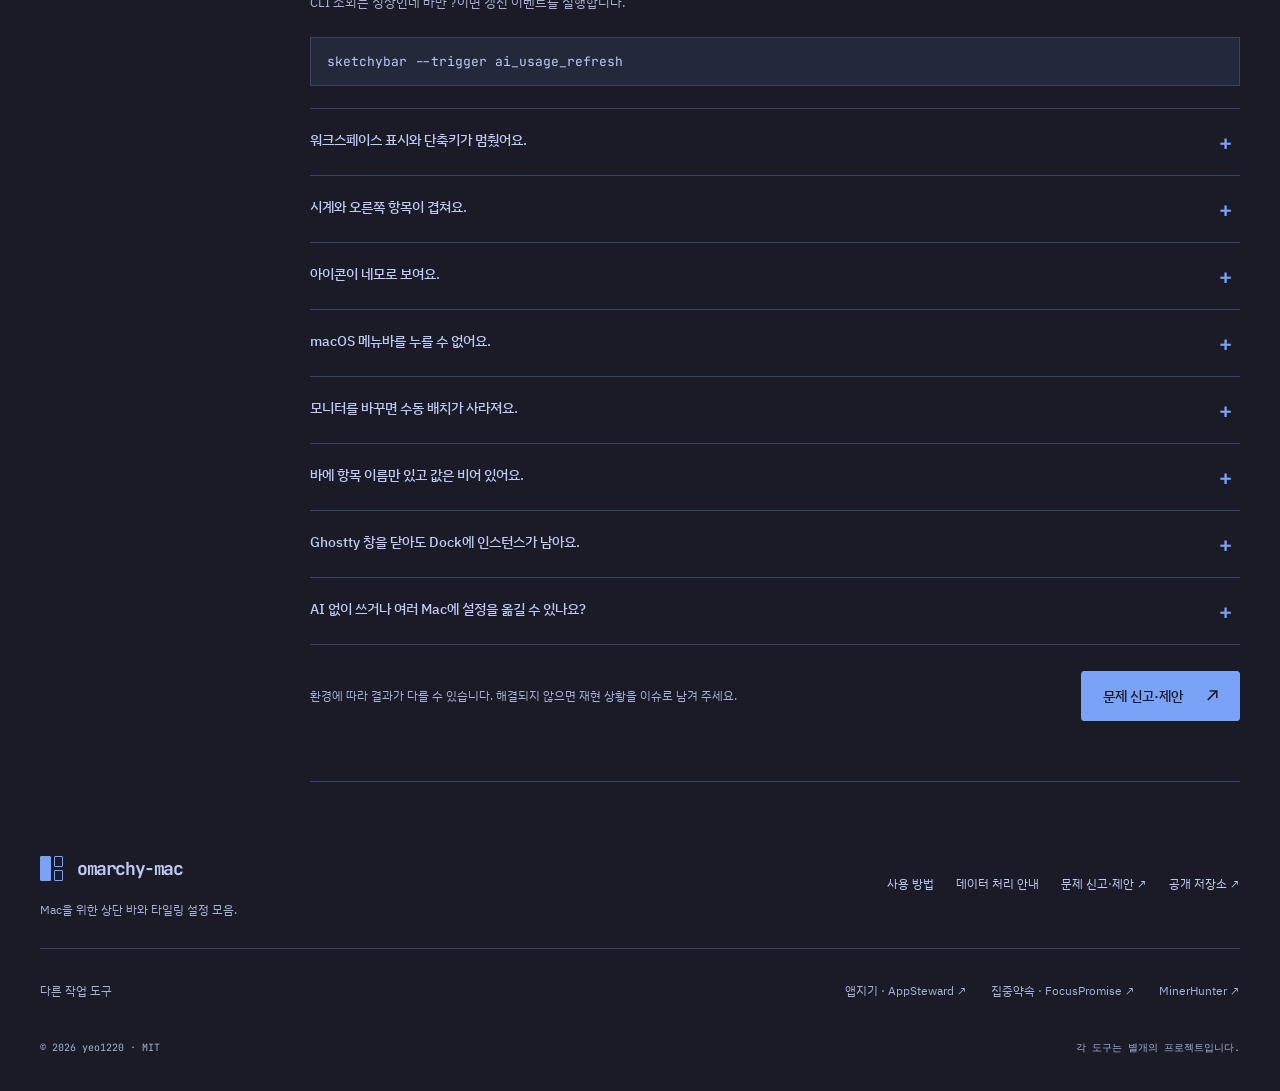
<file: landing/guide/index.html>
<!doctype html>
<html lang="ko"><head><meta charset="utf-8"><meta name="viewport" content="width=device-width, initial-scale=1"><title>사용 방법 — omarchy-mac</title><meta name="description" content="준비와 설치부터 AeroSpace 권한, 워크스페이스, 단축키, AI 사용량, 모니터 설정과 제거·문제 해결까지."><meta name="theme-color" content="#1a1b26"><link rel="canonical" href="https://omarchy-mac.wslaw.kr/guide/"><meta property="og:type" content="website"><meta property="og:locale" content="ko_KR"><meta property="og:site_name" content="omarchy-mac"><meta property="og:title" content="사용 방법 — omarchy-mac"><meta property="og:description" content="준비와 설치부터 AeroSpace 권한, 워크스페이스, 단축키, AI 사용량, 모니터 설정과 제거·문제 해결까지."><meta property="og:url" content="https://omarchy-mac.wslaw.kr/guide/"><meta property="og:image" content="https://omarchy-mac.wslaw.kr/og.png"><meta property="og:image:width" content="1200"><meta property="og:image:height" content="630"><meta property="og:image:alt" content="omarchy-mac — 작업 공간을 한 줄로 정리하세요"><meta name="twitter:card" content="summary_large_image"><meta name="twitter:title" content="사용 방법 — omarchy-mac"><meta name="twitter:description" content="준비와 설치부터 AeroSpace 권한, 워크스페이스, 단축키, AI 사용량, 모니터 설정과 제거·문제 해결까지."><meta name="twitter:image" content="https://omarchy-mac.wslaw.kr/og.png"><link rel="icon" type="image/png" href="../favicon.png"><link rel="apple-touch-icon" sizes="180x180" href="../apple-touch-icon.png"><link rel="stylesheet" href="../assets/site.css"><script type="application/ld+json">{"@context": "https://schema.org", "@type": "TechArticle", "headline": "omarchy-mac 사용 방법", "inLanguage": "ko", "url": "https://omarchy-mac.wslaw.kr/guide/", "about": {"@type": "SoftwareApplication", "name": "omarchy-mac", "operatingSystem": "macOS 14 이상 (저장소 명시 기준)", "applicationCategory": "DeveloperApplication"}, "description": "설치, 권한, 워크스페이스, 단축키, AI 사용량과 설정·제거 안내."}</script></head><body><a class="skip" href="#main">본문으로 건너뛰기</a><header class="site-header wrap"><a class="brand" href="../" aria-label="omarchy-mac 소개"><span class="brand-mark" aria-hidden="true"><i></i><i></i><i></i></span>omarchy-mac</a><nav class="nav" aria-label="주 메뉴"><a class="nav-feature" href="../#workspace">작업 환경</a><a href="../guide/" aria-current="page">사용 방법 <span class="arrow" aria-hidden="true">↗</span></a><a class="repo-link" href="https://github.com/yeo1220/omarchy-mac">GitHub <span class="arrow" aria-hidden="true">↗</span></a></nav></header><main id="main" class="wrap" tabindex="-1"><div class="guide-hero"><div><div class="eyebrow"><span class="index">MANUAL</span><span>omarchy-mac 사용 방법</span></div><h1>첫 실행부터,<br>내 작업 방식까지.</h1><div class="guide-badge"><span>macOS 14 이상</span><span>·</span><span>설정과 터미널 명령 안내</span></div></div><p>준비 → 설치 → 권한 → 첫 작업.<br>기본 흐름을 익힌 뒤, 설정과 문제 해결로 이어집니다. 화면은 실제 설정 코드와 안내 문구를 바탕으로 재현했습니다.</p></div><div class="guide-layout"><nav class="guide-nav" aria-label="가이드 목차"><p>CONTENTS / 01–10</p><a href="#prepare"><span class="mono">01</span>준비</a><a href="#install"><span class="mono">02</span>설치</a><a href="#permissions"><span class="mono">03</span>권한·계정</a><a href="#spaces"><span class="mono">04</span>작업 공간</a><a href="#keyboard"><span class="mono">05</span>창과 단축키</a><a href="#ai"><span class="mono">06</span>AI 사용량</a><a href="#menubar"><span class="mono">07</span>메뉴바</a><a href="#advanced"><span class="mono">08</span>설정·고급 기능</a><a href="#data-details"><span class="mono">09</span>데이터·제거</a><a href="#troubleshooting"><span class="mono">10</span>문제 해결</a></nav><div class="guide-content"><section id="prepare" class="guide-step" aria-labelledby="prepare-title"><div class="step-heading"><span class="step-number">01</span><h2 id="prepare-title">설치 전에 준비하기</h2></div><p>저장소가 명시한 요구 사항은 macOS 14 이상, Homebrew, Xcode Command Line Tools입니다. Apple Silicon과 Intel Mac을 대상으로 하며, 외부 패키지의 버전은 고정되어 있지 않습니다.</p><ul><li><strong>Homebrew</strong>가 없다면 <a class="text-link" href="https://brew.sh/">공식 설치 안내 ↗</a>를 먼저 따르세요.</li><li>터미널에서 아래 명령으로 Command Line Tools를 준비합니다. 설치 안내가 나오면 설치를 마친 뒤 다음 단계로 넘어갑니다.</li><li>기존 SketchyBar·AeroSpace 설정과 다른 창 관리 도구의 사용 여부를 확인하세요.</li></ul><figure class="terminal"><div class="window-chrome"><span>터미널 · 실행할 명령</span><span class="chrome-glyph" aria-hidden="true"><i></i><i></i><i></i></span></div><pre><code>xcode-select --install
brew --version
xcode-select -p</code></pre><figcaption>명령 재현 · 도구가 이미 설치되어 있다면 추가 설치가 필요하지 않을 수 있습니다.</figcaption></figure><div class="result"><strong>확인할 결과</strong><br>Homebrew 버전과 Command Line Tools 경로가 표시되면 설치 준비가 끝납니다.</div></section><section id="install" class="guide-step" aria-labelledby="install-title"><div class="step-heading"><span class="step-number">02</span><h2 id="install-title">저장소를 복제하고 설치하기</h2></div><p>아래 명령을 순서대로 실행하세요. 설치 스크립트는 필요한 패키지를 설치하고, 기존 설정을 날짜별 백업으로 옮긴 뒤 새 설정을 복사합니다.</p><figure class="terminal"><div class="window-chrome"><span>터미널 · 실행할 명령</span><span class="chrome-glyph" aria-hidden="true"><i></i><i></i><i></i></span></div><pre><code>git clone https://github.com/yeo1220/omarchy-mac.git ~/omarchy-mac
cd ~/omarchy-mac
./install.sh</code></pre><figcaption>명령 재현 · 설치는 Mac의 설정과 메뉴바 자동 숨김 상태를 변경합니다.</figcaption></figure><figure class="terminal"><div class="window-chrome"><span>설치 스크립트 / 실제 안내 문구</span><span class="chrome-glyph" aria-hidden="true"><i></i><i></i><i></i></span></div><pre class="output">==&gt; Homebrew 패키지 설치
==&gt; 기존 설정 백업
==&gt; 설정 설치 (복사)
==&gt; 메뉴바 전환 헬퍼 빌드
==&gt; macOS 메뉴바 자동 숨김 켜기
==&gt; 실행

설치 완료!
다음 단계</pre><figcaption>코드에 있는 안내 문구를 재현했습니다. 중간의 경로·패키지 출력은 환경에 따라 다릅니다.</figcaption></figure><div class="result"><strong>확인할 결과</strong><br>“설치 완료!”와 “다음 단계” 안내가 나타납니다. 오류가 발생했다면 해당 오류를 해결한 뒤 다음 단계로 넘어가세요.</div><p class="callout"><strong>자동으로 설치하는 구성</strong><br>SketchyBar, JankyBorders, jq, Caskaydia Mono Nerd Font와 기본 옵션의 AeroSpace·CodexBar입니다. Ghostty와 Google Chrome은 설치하지 않습니다. 기존 설정의 두 AeroSpace 위치도 함께 백업합니다.</p></section><section id="permissions" class="guide-step" aria-labelledby="permissions-title"><div class="step-heading"><span class="step-number">03</span><h2 id="permissions-title">권한을 허용하고 계정 연결하기</h2></div><p><strong>시스템 설정 → 개인정보 보호 및 보안 → 손쉬운 사용</strong>에서 <strong>AeroSpace</strong>를 허용하세요. 권한이 있어야 창 관리가 동작합니다.</p><figure><div class="permission-ui"><div class="permission-sidebar"><strong>시스템 설정</strong><span>개인정보 보호 및 보안</span></div><div class="permission-main"><h3>손쉬운 사용</h3><div class="setting-row"><span>AeroSpace</span><span class="switch-on" role="img" aria-label="허용 켜짐"></span></div><p class="ui-note">허용한 상태를 표현한 안내용 화면입니다.</p></div></div><figcaption class="visual-caption">저장소에 명시된 한국어 경로 재현 · macOS 버전에 따라 화면 구성은 달라질 수 있습니다.</figcaption></figure><h3>AI 사용량을 보려면</h3><p>CodexBar에서 <code>Settings → Providers</code>를 열고 사용할 Claude·Codex·Cursor 공급자를 켭니다. 각 공급자가 요구하는 CLI 로그인·브라우저 세션 등 인증 수단을 준비하세요.</p><figure class="terminal"><div class="window-chrome"><span>CodexBar / 공식 메뉴 경로</span><span class="chrome-glyph" aria-hidden="true"><i></i><i></i><i></i></span></div><pre><code>Settings → Providers

Claude · Codex · Cursor
사용할 공급자를 켜고 로그인 수단 준비</code></pre><figcaption>공식 문서의 영문 경로를 그대로 표기했습니다. 외부 앱 버전에 따라 연결 절차가 달라질 수 있습니다.</figcaption></figure><p class="callout">CodexBar의 인증·조회 방식은 공급자별로 다릅니다. <a class="text-link" href="https://github.com/steipete/CodexBar#macos-first-run">CodexBar 공식 첫 실행 안내 ↗</a></p><div class="result"><strong>확인할 결과</strong><br>AeroSpace 권한을 켠 뒤 창이 정렬되는지 확인하세요. AI 라벨은 초기 <code>…</code>에서 조회 값으로 바뀌며, 처리에 실패하면 <code>?</code>로 표시됩니다. <code>?</code>는 잔여 사용량 0%가 아닙니다.</div></section><section id="spaces" class="guide-step" aria-labelledby="spaces-title"><div class="step-heading"><span class="step-number">04</span><h2 id="spaces-title">바를 읽고 작업 공간 이동하기</h2></div><p>바 왼쪽의 번호를 클릭하거나 <code>⌥ 1–9</code>를 눌러 워크스페이스를 선택합니다. 번호 옆에는 현재 앱 이름이 표시됩니다.</p><figure class="guide-space-ui"><div class="space-example"><span class="space-tag selected">1</span><span class="space-tag other">2</span><span class="space-tag">3</span><span>Ghostty</span></div><div class="space-explain"><div><strong>1 / 파란 배경</strong>현재 포커스된 공간</div><div><strong>2 / 어두운 배경</strong>다른 모니터에 표시 중</div><div><strong>3 / 숫자만 표시</strong>창이 들어 있는 공간</div><div><strong>4–9 / 이 예시에서는 숨김</strong>비어 있고 표시 중이 아님</div></div><figcaption class="visual-caption">코드 기반 바 재현 · 예시의 4–9도 설정에는 유지됩니다.</figcaption></figure><h3>먼저 익힐 세 가지</h3><ul><li><strong>⌥ 2</strong>로 2번 공간에 이동합니다.</li><li><strong>⌥⇧ 1</strong>로 현재 창을 1번 공간에 보냅니다.</li><li><strong>⌥ Tab</strong>으로 직전 공간에 돌아갑니다.</li></ul><div class="result"><strong>확인할 결과</strong><br>이동한 번호의 바탕이 파란색으로 바뀝니다. 비어 있는 번호가 바에 없어도 단축키로 이동할 수 있습니다. 이 번호는 AeroSpace의 작업 공간이며 macOS 기본 Spaces와는 구분됩니다.</div></section><section id="keyboard" class="guide-step" aria-labelledby="keyboard-title"><div class="step-heading"><span class="step-number">05</span><h2 id="keyboard-title">키보드로 창 정리하기</h2></div><p>포커스 이동은 <code>Option</code>, 창 이동은 <code>Option + Shift</code>를 기준으로 기억하세요. 현재 창은 파란 테두리로 구분됩니다.</p><figure class="guide-space-ui"><div class="key-cluster" aria-label="Option과 함께 H 왼쪽, J 아래, K 위, L 오른쪽"><span class="key">H<em>←</em></span><span class="key">J<em>↓</em></span><span class="key">K<em>↑</em></span><span class="key">L<em>→</em></span></div><figcaption class="visual-caption">실제 AeroSpace 바인딩을 재현한 키 배열 · ⌥⇧를 누르면 같은 방향으로 창이 이동합니다.</figcaption></figure><table class="shortcut-table"><caption>기본 AeroSpace 단축키와 동작</caption><thead><tr><th scope="col">단축키</th><th scope="col">동작</th></tr></thead><tbody><tr><td><kbd>⌥ H / J / K / L</kbd></td><td>왼쪽 / 아래 / 위 / 오른쪽 창으로 포커스 이동</td></tr><tr><td><kbd>⌥⇧ H / J / K / L</kbd></td><td>해당 방향으로 현재 창 이동</td></tr><tr><td><kbd>⌥ 1–9</kbd></td><td>워크스페이스 선택</td></tr><tr><td><kbd>⌥⇧ 1–9</kbd></td><td>현재 창을 해당 워크스페이스로 보내기</td></tr><tr><td><kbd>⌥ Tab</kbd></td><td>직전 워크스페이스로 이동</td></tr><tr><td><kbd>⌘⇧ - / ⌘⇧ =</kbd></td><td>창 크기 축소 / 확대</td></tr><tr><td><kbd>⌘⇧ F</kbd></td><td>전체 화면 전환</td></tr><tr><td><kbd>⌘⇧ T</kbd></td><td>플로팅 / 타일 전환</td></tr><tr><td><kbd>⌘⇧ J</kbd></td><td>타일 방향 전환</td></tr><tr><td><kbd>⌘⇧ A</kbd></td><td>아코디언 배치 전환</td></tr><tr><td><kbd>⌘⇧ W</kbd></td><td>현재 창 닫기</td></tr><tr><td><kbd>⌥ ,</kbd></td><td>다음 모니터로 포커스 이동</td></tr><tr><td><kbd>⌥⇧ ,</kbd></td><td>현재 창을 다음 모니터로 보내고 따라가기</td></tr><tr><td><kbd>⌘ Enter</kbd></td><td>Ghostty 새 인스턴스 실행 (별도 설치 필요)</td></tr><tr><td><kbd>⌘⇧ B</kbd></td><td>Google Chrome 새 인스턴스 실행 (별도 설치 필요)</td></tr></tbody></table><div class="result"><strong>확인할 결과</strong><br>여러 창을 연 공간에서 <code>⌥ H/L</code>을 눌러 파란 포커스 테두리가 바뀌는지 확인하세요. Finder·시스템 설정·활성 상태 보기는 기본적으로 플로팅됩니다.</div><p class="callout">기존 앱의 단축키와 충돌할 수 있습니다. <code>⌘ Enter</code>는 Ghostty의 새 인스턴스를 실행하므로 마지막 창을 닫아도 앱 인스턴스가 남을 수 있습니다.</p></section><section id="ai" class="guide-step" aria-labelledby="ai-title"><div class="step-heading"><span class="step-number">06</span><h2 id="ai-title">AI 사용량과 팝업 읽기</h2></div><p>상단의 <strong>Claude</strong>, <strong>Codex</strong>, <strong>Cursor</strong>를 클릭하면 해당 팝업이 전환되면서 조회를 시작합니다. 다른 공급자의 팝업은 닫히며, 마우스가 벗어나면 팝업이 닫힙니다.</p><div class="guide-popups"><figure class="popup"><div class="popup-plan">Claude <small>플랜 행은 계정별 표시</small></div><div class="popup-row"><span>5시간</span><span class="value">17% 26m 후 초기화</span></div><div class="popup-row"><span>주간</span><span class="value">40% 4d19h 후 초기화</span></div><div class="popup-row"><span>주간(추가)</span><span class="value warning">65% 4d19h 후 초기화</span></div><figcaption class="visual-caption">세부 행 제목 재현 · 첫 줄은 공급자 구분용이며, 실제로는 계정의 플랜 표시값이 나옵니다. 모든 수치는 가상 값입니다.</figcaption></figure><figure class="popup"><div class="popup-plan">Codex <small>플랜 행은 계정별 표시</small></div><div class="popup-row"><span>5시간</span><span class="value">24% 5h9m 후 초기화</span></div><div class="popup-row"><span>주간</span><span class="value high">99% 3d15h 후 초기화</span></div><div class="popup-row"><span>추가</span><span class="value">10% 3d15h 후 초기화</span></div><div class="popup-row"><span>재설정 크레딧</span><span>1회 남음</span></div><figcaption class="visual-caption">크레딧이 있을 때만 표시 · 첫 줄은 공급자 구분용이며, 실제로는 계정의 플랜 표시값이 나옵니다. 모든 수치는 가상 값입니다.</figcaption></figure></div><figure class="terminal"><div class="window-chrome"><span>Cursor / 실제 라벨과 팝업 제목</span><span class="chrome-glyph" aria-hidden="true"><i></i><i></i><i></i></span></div><pre><code>Cursor 12%·3P 92% 10d5h

전체        12% 10d5h 후 초기화
Cursor 모델  35% 10d5h 후 초기화
서드파티    92% 10d5h 후 초기화</code></pre><figcaption>코드 기반 재현 · 모든 값은 예시이며 실제 계정에서 조회하지 않습니다.</figcaption></figure><ul><li><strong>26m / 5h9m / 4d19h</strong>: 초기화까지 26분 / 5시간 9분 / 4일 19시간.</li><li><strong>3P</strong>: Cursor의 서드파티 한도. <strong>↺N</strong>: 남아 있는 재설정 크레딧 횟수.</li><li><strong>기본 갱신은 300초</strong>입니다. 클릭은 조회를 시작하며 완료 시간은 외부 도구·서비스에 달려 있습니다.</li><li>플랜 행 1개 아래에 <strong>세부 행 최대 6개</strong>가 표시됩니다. 추가 한도 이름과 플랜은 계정·조회 결과에 따라 달라집니다.</li><li>바의 색은 <strong>기본 한도 3개 중 최대 사용률</strong>을 기준으로 50% 미만 녹색, 50–79% 황색, 80% 이상 적색입니다. 추가 한도 전체를 합산한 경고는 아닙니다.</li></ul><div class="result"><strong>확인할 결과</strong><br>바에서 사용률과 초기화 시간을 읽고, 클릭한 팝업에서 해당 한도 제목을 확인합니다. <code>…</code>은 초기 상태, 회색 <code>?</code>는 조회 결과 처리 실패입니다.</div></section><section id="menubar" class="guide-step" aria-labelledby="menubar-title"><div class="step-heading"><span class="step-number">07</span><h2 id="menubar-title">macOS 메뉴바 사용하기</h2></div><p>마우스를 화면 맨 위에 약 0.6초 두면 SketchyBar가 숨겨지고 macOS 메뉴바를 사용할 수 있습니다.</p><figure class="guide-space-ui"><div class="menu-demo custom"><strong>1</strong><span>2</span><span>3</span><span>Ghostty</span><span>Claude 17%</span></div><div class="menu-switch"><span>상단 가장자리에서 약 0.6초</span><span class="mono">↓</span></div><div class="menu-demo"><strong>Ghostty</strong><span>파일</span><span>편집</span><span>보기</span></div><figcaption class="visual-caption">Swift 헬퍼의 전환 원리 재현 · 앱 메뉴 문구는 예시입니다.</figcaption></figure><ul><li>열린 메뉴를 닫고 커서를 아래로 내리면 상단 바가 돌아옵니다.</li><li>바가 돌아오지 않으면 <strong>Esc</strong>로 열린 메뉴를 먼저 닫으세요.</li><li>SketchyBar의 팝업이 열려 있으면 메뉴바 전환을 억제합니다.</li><li>README의 <strong>⌃ F2</strong>는 macOS 메뉴바 접근 키이며 키보드 설정에 따라 달라질 수 있습니다.</li></ul><div class="result"><strong>확인할 결과</strong><br>메뉴를 닫고 화면 좌표 기준 상단에서 44보다 아래로 내렸을 때 SketchyBar가 다시 보입니다.</div></section><section id="advanced" class="guide-step" aria-labelledby="advanced-title"><div class="step-heading"><span class="step-number">08</span><h2 id="advanced-title">설정·모니터·설치 옵션</h2></div><p>설정은 파일을 편집해 조정합니다. 변경 전에 자신이 관리하는 설정을 별도로 보관하세요.</p><h3>상단 바: 공급자·갱신 간격·시계</h3><p><code>~/.config/sketchybar/sketchybarrc</code>에서 아래 값을 수정합니다.</p><figure class="terminal"><div class="window-chrome"><span>sketchybarrc / 기본 설정</span><span class="chrome-glyph" aria-hidden="true"><i></i><i></i><i></i></span></div><pre><code>AI_PROVIDERS=&quot;claude codex cursor&quot;
AI_REFRESH=300
CLOCK_POSITION=auto
CLOCK_CENTER_MIN=1800</code></pre><figcaption>기본 설정 재현 · AI_PROVIDERS를 빈 문자열로 바꾸면 AI 항목을 숨깁니다.</figcaption></figure><figure class="terminal"><div class="window-chrome"><span>터미널 · 실행할 명령</span><span class="chrome-glyph" aria-hidden="true"><i></i><i></i><i></i></span></div><pre><code>sketchybar --reload</code></pre><figcaption>변경 후 실행 · 모니터 연결·해제 뒤 시계 위치를 다시 정할 때도 사용합니다.</figcaption></figure><p class="callout">시계의 <code>auto</code> 기준은 연결된 화면 중 가장 좁은 폭 <strong>1800pt</strong>입니다. 물리 픽셀 해상도 기준이 아닙니다. 겹치면 <code>CLOCK_POSITION=right</code>로 고정하거나 공급자 수를 줄이세요.</p><h3>AeroSpace 단축키를 바꾼 뒤</h3><figure class="terminal"><div class="window-chrome"><span>키보드 / 설정 다시 읽기</span><span class="chrome-glyph" aria-hidden="true"><i></i><i></i><i></i></span></div><pre><code>⌘⇧ ; → Esc</code></pre><figcaption>실제 키 순서 재현 · 서비스 모드로 들어간 뒤 Esc로 설정을 다시 읽습니다.</figcaption></figure><p class="callout">서비스 모드의 <code>R</code>은 레이아웃 초기화, <code>F</code>는 플로팅·타일 전환입니다. <strong>Backspace는 현재 창을 제외한 창을 닫습니다.</strong> 단순 확인용으로 누르지 마세요.</p><h3>모니터의 기본 배치</h3><div class="guide-space-ui"><div class="monitor-arrangements"><div class="monitor-row"><span>1대</span><div class="monitor-screens"><div class="monitor-screen active">1–9<small>메인</small></div></div></div><div class="monitor-row"><span>2대</span><div class="monitor-screens"><div class="monitor-screen active">1–5<small>메인</small></div><div class="monitor-screen">6–9<small>보조</small></div></div></div><div class="monitor-row"><span>3대</span><div class="monitor-screens"><div class="monitor-screen active">1–3</div><div class="monitor-screen">4–6</div><div class="monitor-screen">7–9</div></div></div></div><p class="ui-note">기본 배치 재현 · 3대 이상은 첫 3대에 분배하며, 4번째 이후 번호 자동 할당은 없습니다.</p></div><p class="callout">기본 관리기는 바 시작·디스플레이 변경·잠자기 해제 시 <code>[workspace-to-monitor-force-assignment]</code> 블록을 다시 씁니다. 수동 배치를 유지하려면 <code>sketchybarrc</code>에서 <code>monitor_ctl</code> 항목의 생성·구독 설정과, 바로 아래 <code>monitor_layout.sh</code>를 실행하는 줄을 함께 제거하세요. 시작 시 실행하는 줄이 남아 있으면 바를 다시 읽을 때 수동 배치가 덮어써집니다. 10초 주기는 바 표시 갱신이며 배치 재작성 주기와 다릅니다.</p><h3>설치 옵션의 정확한 범위</h3><div class="option-list"><div class="option"><code>--link</code><p>복사 대신 저장소 설정을 연결합니다. 헬퍼 빌드와 모니터 배치 재작성도 연결 대상 파일에 영향을 줄 수 있습니다.</p></div><div class="option"><code>--no-aerospace</code><p>AeroSpace 설치·설정 교체·실행을 생략합니다. 바의 워크스페이스·모니터 플러그인은 남으므로 기존 AeroSpace가 실행 중이면 기존 설정을 읽거나 수정할 수 있습니다.</p></div><div class="option"><code>--no-ai</code><p>CodexBar 설치·앱 실행을 생략합니다. 이미 codexbar CLI가 있으면 기본 AI 항목이 나타날 수 있습니다. 표시를 숨기려면 <code>AI_PROVIDERS=""</code>로 설정하세요.</p></div><div class="option"><code>--no-brew</code><p>패키지 설치만 생략합니다. Swift 빌드·설정 변경·서비스 실행은 남으므로 필요한 실행 파일이 모두 준비되어 있어야 합니다.</p></div></div><figure class="terminal"><div class="window-chrome"><span>터미널 · 실행할 명령</span><span class="chrome-glyph" aria-hidden="true"><i></i><i></i><i></i></span></div><pre><code>./install.sh --help</code></pre><figcaption>지원하는 옵션을 확인합니다. 옵션은 필요할 때 설치 명령에 덧붙이세요.</figcaption></figure><h3>메뉴바 감도 변경</h3><p>Swift 헬퍼의 <code>revealEdge</code>, <code>restoreBelow</code>, <code>dwell</code>을 수정하고 다시 빌드해야 합니다. 기본값은 화면 좌표 기준 상단 2, 복귀 경계 44, 머무는 시간 0.6초입니다. Retina 화면의 물리 픽셀 수를 뜻하지 않습니다.</p></section><section id="data-details" class="guide-step" aria-labelledby="data-details-title"><div class="step-heading"><span class="step-number">09</span><h2 id="data-details-title">데이터 처리와 제거 범위</h2></div><p>별도 개인정보처리방침은 저장소에 없습니다. 아래는 프로젝트 스크립트에서 확인한 범위이며 외부 도구 전체의 처리를 보증하지 않습니다.</p><div class="option-list"><div class="option"><strong>Mac 상태</strong><p>AeroSpace 작업 공간, 현재 앱, CPU·배터리·볼륨·네트워크 상태를 읽어 로컬 바에 표시합니다. 메뉴바 헬퍼는 커서 위치와 창의 경계·소유자·레벨을 조회합니다. 화면 이미지를 캡처하는 코드는 없습니다.</p></div><div class="option"><strong>AI 조회</strong><p>CodexBar CLI의 JSON을 임시 디렉터리에 저장해 읽고, 정상 스크립트 완료 시 삭제합니다. 중단 시 정리 트랩은 없으며 암호화나 완전 삭제를 보장하지 않습니다.</p></div><div class="option"><strong>외부 연결</strong><p>설치는 Homebrew·GitHub를 사용합니다. 계정 연결과 조회는 CodexBar 및 공급자 서비스에 의존하며, 공급자에 따라 CLI 로그인·브라우저 쿠키 등 인증 수단을 사용할 수 있습니다.</p></div><div class="option"><strong>설정과 백업</strong><p>설정 파일을 복사 또는 연결하고 기존 파일을 날짜별로 백업합니다. 자체 분석 서버·추적 SDK·토큰과 쿠키를 직접 읽는 구현은 프로젝트 스크립트에서 확인되지 않았습니다.</p></div></div><h3>설정을 제거하려면</h3><figure class="terminal"><div class="window-chrome"><span>터미널 · 실행할 명령</span><span class="chrome-glyph" aria-hidden="true"><i></i><i></i><i></i></span></div><pre><code>cd ~/omarchy-mac
./uninstall.sh</code></pre><figcaption>제거 명령 재현 · 실행 전에 현재 설정과 백업 상태를 확인하세요.</figcaption></figure><figure class="terminal"><div class="window-chrome"><span>제거 스크립트 / 실제 안내 문구</span><span class="chrome-glyph" aria-hidden="true"><i></i><i></i><i></i></span></div><pre class="output">제거 완료.
패키지까지 지우려면:</pre><figcaption>설정 복원과 패키지 제거는 별개입니다. 패키지 제거는 스크립트가 자동 실행하지 않습니다.</figcaption></figure><ul><li>SketchyBar와 AeroSpace의 두 설정 위치에서 <strong>가장 최근 백업</strong>을 복원합니다.</li><li><strong>백업이 없는 경로는 현재 설정이 삭제될 수 있습니다.</strong> 설치 옵션과 무관하게 세 경로를 처리합니다.</li><li>Homebrew 패키지는 유지됩니다. JankyBorders·CodexBar의 완전 종료도 보장하지 않습니다.</li><li>이전 바 설정이 없으면 메뉴바를 항상 표시하도록 바꿉니다. 설치 전 자동 숨김 상태를 별도로 저장하지 않습니다.</li><li>설치 전 환경 전체를 완전히 복원하는 기능은 아닙니다.</li></ul><div class="result"><strong>확인할 결과</strong><br>복원 안내와 실제 설정 파일을 확인하세요. 이전 바 설정이 있으면 다시 읽고, 없으면 SketchyBar를 중지합니다.</div></section><section id="troubleshooting" class="guide-step" aria-labelledby="troubleshooting-title"><div class="step-heading"><span class="step-number">10</span><h2 id="troubleshooting-title">문제 해결·FAQ</h2></div><p>표시가 멈추거나 창이 정렬되지 않으면 아래 순서로 원인을 확인하세요. 명령은 직접 진단할 때 사용하며 이 사이트에서 실행하지 않습니다.</p><div class="faq"><details open><summary>AI 사용량이 ?로 표시돼요.</summary><p>CodexBar에서 공급자를 켜고 연결 상태를 확인합니다. 터미널에서 아래 조회를 실행해 로그인 안내나 오류가 있는지 확인하세요.</p><pre><code>codexbar usage --provider claude</code></pre><p>CLI 조회는 정상인데 바만 <code>?</code>이면 갱신 이벤트를 실행합니다.</p><pre><code>sketchybar --trigger ai_usage_refresh</code></pre></details><details><summary>워크스페이스 표시와 단축키가 멈췄어요.</summary><p>AeroSpace가 실행 중인지 확인합니다. 첫 명령에 프로세스가 나오지 않으면 두 번째 명령으로 실행하세요.</p><pre><code>pgrep -l AeroSpace
open -a AeroSpace</code></pre><p>실행 중이라면 시스템 설정의 손쉬운 사용에서 AeroSpace를 껐다 켠 뒤 앱을 다시 실행하세요.</p></details><details><summary>시계와 오른쪽 항목이 겹쳐요.</summary><p><code>CLOCK_POSITION=right</code>로 고정하거나 <code>AI_PROVIDERS</code>의 공급자 수를 줄인 뒤 아래 명령을 실행하세요. 모니터 연결·해제 뒤에도 위치를 다시 정합니다.</p><pre><code>sketchybar --reload</code></pre></details><details><summary>아이콘이 네모로 보여요.</summary><p>Nerd Font 설치 여부를 확인하고 다시 읽습니다.</p><pre><code>brew install --cask font-caskaydia-mono-nerd-font
sketchybar --reload</code></pre></details><details><summary>macOS 메뉴바를 누를 수 없어요.</summary><p><code>sketchybarrc</code>의 <code>topmost</code>가 <code>window</code>인지 확인하세요. <code>on</code>은 메뉴바를 가릴 수 있습니다. <code>sketchybar --query bar</code>는 window 모드도 “on”으로 표시하므로 설정 파일을 확인하세요. 열린 메뉴는 Esc로 닫습니다.</p></details><details><summary>모니터를 바꾸면 수동 배치가 사라져요.</summary><p>기본 <code>monitor_ctl</code> 관리기가 배치 블록을 다시 쓰기 때문입니다. 수동 배치를 유지하려면 <a class="text-link" href="#advanced">설정·모니터 안내</a>에 따라 항목의 생성·구독 설정과 시작 시 배치 스크립트를 실행하는 줄을 함께 제거하세요. 기본 6–9의 보조 모니터 지정에는 메인 폴백이 포함되어 있습니다.</p></details><details><summary>바에 항목 이름만 있고 값은 비어 있어요.</summary><p>플러그인이 sketchybar 명령을 찾지 못할 수 있습니다. <code>which sketchybar</code>로 설치 위치를 확인하고 AeroSpace의 <code>[exec.env-vars]</code> PATH에 포함되는지 확인하세요. AeroSpace는 Launchpad·Spotlight에서 실행하는 편이 셸 환경 변수의 전달을 줄일 수 있습니다.</p></details><details><summary>Ghostty 창을 닫아도 Dock에 인스턴스가 남아요.</summary><p><code>⌘ Enter</code>는 매번 새 인스턴스를 엽니다. <code>~/.config/ghostty/config</code>에 아래 값을 추가하면 마지막 창을 닫을 때 종료하도록 설정할 수 있습니다.</p><pre><code>quit-after-last-window-closed = true</code></pre><p>이미 남은 인스턴스는 Dock에서 상태를 확인한 뒤 종료하세요.</p></details><details><summary>AI 없이 쓰거나 여러 Mac에 설정을 옮길 수 있나요?</summary><p>AI 없이 일반 바와 창 관리를 쓸 수 있습니다. AI를 숨기려면 <code>AI_PROVIDERS=""</code>로 설정하세요. Git과 <code>--link</code>는 설정 관리 방식이며 기기 간 자동 동기화 기능은 없습니다.</p></details></div><div class="guide-finish"><p class="caption">환경에 따라 결과가 다를 수 있습니다. 해결되지 않으면 재현 상황을 이슈로 남겨 주세요.</p><a class="button" href="https://github.com/yeo1220/omarchy-mac/issues">문제 신고·제안<span class="arrow" aria-hidden="true">↗</span></a></div></section></div></div></main><footer class="site-footer wrap"><div class="footer-top"><div class="footer-brand"><a class="brand" href="../" aria-label="omarchy-mac 소개"><span class="brand-mark" aria-hidden="true"><i></i><i></i><i></i></span>omarchy-mac</a><p>Mac을 위한 상단 바와 타일링 설정 모음.</p></div><nav class="footer-links" aria-label="프로젝트 링크"><a href="../guide/">사용 방법</a><a href="../#data">데이터 처리 안내</a><a href="https://github.com/yeo1220/omarchy-mac/issues">문제 신고·제안 ↗</a><a href="https://github.com/yeo1220/omarchy-mac">공개 저장소 ↗</a></nav></div><div class="family"><span>다른 작업 도구</span><nav aria-label="앱 패밀리"><a href="https://appsteward.wslaw.kr/">앱지기 · AppSteward ↗</a><a href="https://focuspromise.wslaw.kr/">집중약속 · FocusPromise ↗</a><a href="https://minerhunter.wslaw.kr/">MinerHunter ↗</a></nav></div><div class="copyright"><span>© 2026 yeo1220 · MIT</span><span>각 도구는 별개의 프로젝트입니다.</span></div></footer></body></html>
</file>
<file: landing/assets/site.css>
@import url('https://fonts.googleapis.com/css2?family=IBM+Plex+Sans+KR:wght@400;500;600&family=JetBrains+Mono:wght@400;500;700&display=swap');

:root{--bg:#1a1b26;--panel:#24283b;--ink:#c0caf5;--muted:#a9b1d6;--blue:#7aa2f7;--line:#3b4261;--green:#9ece6a;--yellow:#e0af68;--red:#f7768e;--mono:'JetBrains Mono',monospace;--sans:'IBM Plex Sans KR',sans-serif;color-scheme:dark}
*{box-sizing:border-box}html{scroll-behavior:smooth;scroll-padding-top:28px}body{margin:0;background:var(--bg);color:var(--ink);font-family:var(--sans);font-size:16px;line-height:1.75;word-break:keep-all;overflow-wrap:anywhere}button,a,summary{-webkit-tap-highlight-color:transparent}button{font:inherit}a{color:inherit;text-decoration:none}a:hover{color:var(--blue)}button{color:inherit}a:focus-visible,button:focus-visible,summary:focus-visible{outline:3px solid var(--blue);outline-offset:5px}::selection{background:var(--blue);color:var(--bg)}h1,h2,h3,p,figure{margin:0}h1,h2,h3{text-wrap:balance}h1{font-size:64px;line-height:1.25;font-weight:600;letter-spacing:-.045em}h2{font-size:42px;line-height:1.35;letter-spacing:-.035em;font-weight:600}h3{font-size:24px;line-height:1.45;font-weight:500;letter-spacing:-.025em}p+p{margin-top:16px}strong{font-weight:500}small,.caption{font-size:12px;line-height:1.7;color:var(--muted)}svg{display:block}img{max-width:100%;height:auto}kbd,code,.mono{font-family:var(--mono);font-variant-numeric:tabular-nums}code{font-size:.86em}kbd{display:inline-flex;align-items:center;justify-content:center;padding:3px 9px;min-height:32px;background:var(--bg);border:1px solid var(--line);border-bottom-width:3px;border-radius:4px;font-size:14px;white-space:nowrap}pre{margin:0;white-space:pre-wrap;overflow-wrap:anywhere;word-break:break-word;line-height:1.8;font-size:13px;font-family:var(--mono)}pre code{font-size:inherit}
.wrap{width:min(1280px,calc(100% - 80px));margin-inline:auto}.skip{position:absolute;z-index:20;top:8px;left:16px;background:var(--blue);color:var(--bg);padding:10px 18px;transform:translateY(-150%)}.skip:focus{transform:none}.site-header{height:112px;display:flex;align-items:center;justify-content:space-between;gap:24px}.brand{font-family:var(--mono);font-weight:700;font-size:24px;letter-spacing:-1.4px;line-height:1.4;min-height:44px;display:flex;align-items:center;gap:14px}.brand-mark{width:23px;height:25px;display:grid;grid-template-columns:1.35fr 1fr;gap:3px}.brand-mark i{border:1px solid var(--blue);border-radius:1px}.brand-mark i:first-child{grid-row:span 2;background:var(--blue)}.nav{display:flex;align-items:center;gap:30px;font-size:14px}.nav a{min-height:44px;display:flex;align-items:center;gap:10px}.nav .repo-link{border-bottom:1px solid var(--line)}.arrow{font-family:var(--mono);font-size:19px;line-height:1}
.eyebrow{display:flex;align-items:center;gap:12px;font-size:12px;letter-spacing:.025em;color:var(--muted);margin-bottom:22px}.eyebrow .index{font-family:var(--mono);color:var(--blue);font-size:13px}.eyebrow:after{content:'';width:30px;height:1px;background:var(--line)}.section{padding-top:128px;padding-bottom:6px}.section-head{display:flex;align-items:flex-end;justify-content:space-between;gap:32px;margin-bottom:40px}.section-head .eyebrow{margin-bottom:16px}.section-head p{max-width:410px;color:var(--muted)}.text-link{display:inline-flex;align-items:center;justify-content:space-between;gap:24px;min-height:44px;color:var(--blue);font-size:14px;border-bottom:1px solid var(--line)}
.hero{padding-top:4px}.desktop-caption{display:flex;justify-content:space-between;color:var(--muted);font-size:11px;margin-bottom:12px}.desktop-caption span:first-child{font-family:var(--mono)}.desktop-sim{border:1px solid var(--line);padding:10px;border-radius:6px}.statusbar{display:flex;align-items:center;justify-content:space-between;gap:14px;min-height:50px;padding:0 10px 0 2px;font-family:var(--mono);font-size:11px;line-height:1.5;background:var(--bg)}.spaces{display:flex;align-items:center;gap:2px;flex-shrink:0}.spaces button{width:44px;height:44px;display:grid;place-items:center;border:0;background:none;border-radius:4px;cursor:pointer;position:relative;font-family:var(--mono);font-size:13px;isolation:isolate}.spaces button:before{position:absolute;content:'';inset:10px 4px;border-radius:4px;z-index:-1}.spaces button[aria-pressed=true]{color:var(--bg)}.spaces button[aria-pressed=true]:before{background:var(--blue)}.spaces button[data-space="2"]:before{border:1px solid var(--line)}.spaces button:hover:before{outline:1px solid var(--blue)}.current-app{color:var(--muted);margin-left:10px}.bar-left{display:flex;align-items:center}.clock{color:var(--muted);white-space:nowrap}.bar-status{display:flex;gap:14px;align-items:center}.usage-inline{color:var(--green);white-space:nowrap}.usage-inline b{color:var(--muted);font-weight:500;margin-right:6px}.system{display:flex;align-items:center;gap:11px;white-space:nowrap}.system svg{width:17px;height:17px;display:inline-block;vertical-align:middle}.system span{display:flex;gap:5px;align-items:center}.hero-grid{display:grid;grid-template-columns:2fr 1fr;gap:10px;min-height:542px}.window{background:var(--panel);border:1px solid var(--line);border-radius:4px;min-width:0}.desktop-sim[data-workspace="1"] .hero-main,.desktop-sim[data-workspace="2"] .key-window,.desktop-sim[data-workspace="3"] .context-window{border:2px solid var(--blue)}.window-chrome{height:42px;display:flex;align-items:center;justify-content:space-between;padding:0 20px;border-bottom:1px solid var(--line);font-family:var(--mono);font-size:10px;letter-spacing:.06em;color:var(--muted)}.chrome-glyph{display:flex;gap:5px}.chrome-glyph i{display:block;width:7px;height:7px;border:1px solid var(--line);border-radius:50%}.hero-main{display:flex;flex-direction:column}.hero-body{padding:32px 38px 30px;flex:1;display:flex;flex-direction:column;align-items:flex-start}.hero-name{font-family:var(--mono);font-size:32px;font-weight:700;letter-spacing:-1.7px;line-height:1.4;margin-bottom:22px}.hero h1 span{display:block}.hero-lead{margin-top:22px;max-width:580px;color:var(--muted);font-size:17px;line-height:1.75}.cta-row{display:flex;gap:18px;align-items:center;flex-wrap:wrap;margin-top:30px}.button{display:inline-flex;align-items:center;justify-content:center;gap:24px;min-height:50px;padding:12px 21px;border-radius:3px;border:1px solid var(--blue);font-size:14px;font-weight:500;line-height:1.5;background:var(--blue);color:var(--bg)}.button:hover{background:var(--ink);border-color:var(--ink);color:var(--bg)}.button.secondary{background:none;color:var(--ink);border-color:var(--line)}.button.secondary:hover{border-color:var(--blue);color:var(--blue)}.requirements{border-top:1px solid var(--line);padding:15px 22px;display:flex;align-items:center;gap:10px;font-size:11px;color:var(--muted)}.requirements span+span:before{content:'·';margin-right:10px}.hero-side{display:grid;grid-template-rows:1.5fr 1fr;gap:10px}.key-body{padding:26px 25px}.key-body .caption{margin-bottom:19px}.key-cluster{display:grid;grid-template-columns:repeat(4,1fr);gap:7px}.key{display:flex;flex-direction:column;align-items:center;gap:8px;padding:12px 3px 8px;border:1px solid var(--line);border-bottom:3px solid var(--line);border-radius:4px;font-family:var(--mono);font-size:25px}.key em{font-size:14px;color:var(--muted);font-style:normal}.key-foot{display:flex;justify-content:space-between;gap:10px;margin-top:18px;font-size:12px;color:var(--muted)}.context-body{padding:20px 25px;display:flex;align-items:center;gap:22px}.big-space{font-family:var(--mono);font-size:68px;font-weight:500;letter-spacing:-6px;line-height:1;color:var(--blue)}.context-body h2{font-size:18px;line-height:1.5;letter-spacing:0}.context-body p{font-size:12px;color:var(--muted);margin-top:6px}.demo-note{display:flex;justify-content:space-between;gap:20px;margin-top:16px;font-size:12px;color:var(--muted)}.demo-note strong{color:var(--blue)}.scene-summary{display:flex;gap:30px;list-style:none;margin:22px 0 0;padding:18px 0;border-top:1px solid var(--line);font-size:12px;color:var(--muted)}.scene-summary .mono{color:var(--blue);margin-right:9px}.desktop-sim[data-workspace="2"] .hero-grid{grid-template-columns:1fr 1.8fr}.desktop-sim[data-workspace="2"] .hero-main{order:2}.desktop-sim[data-workspace="2"] .hero-side{order:1}.desktop-sim[data-workspace="3"] .hero-grid{grid-template-columns:1.7fr 1.1fr}.desktop-sim[data-workspace="3"] .hero-side{grid-template-rows:1fr 1.2fr}.desktop-sim[data-workspace="3"] .key-window{order:2}.hero-grid.is-switching{animation:workspace-change 120ms ease-out}@keyframes workspace-change{from{opacity:.5}to{opacity:1}}
.focus-layout{display:grid;grid-template-columns:.82fr 1.7fr;gap:48px;align-items:center}.focus-copy p{color:var(--muted);margin-top:22px}.feature-list{margin-top:28px;border-top:1px solid var(--line)}.feature-line{display:flex;justify-content:space-between;gap:18px;padding:12px 0;border-bottom:1px solid var(--line);font-size:13px}.feature-line kbd{font-size:12px}.focus-desktop{padding:10px;border:1px solid var(--line);border-radius:5px}.mini-bar{display:flex;justify-content:space-between;align-items:center;gap:10px;min-height:34px;padding:0 9px;font-family:var(--mono);font-size:10px;color:var(--muted)}.mini-spaces{display:flex;gap:12px;align-items:center}.space-tag{display:inline-flex;min-width:22px;min-height:22px;align-items:center;justify-content:center;border-radius:3px;color:var(--ink)}.space-tag.selected{background:var(--blue);color:var(--bg)}.space-tag.other{background:var(--line)}.tiling{display:grid;grid-template-columns:1.55fr 1fr;gap:10px;height:300px}.tile-column{display:grid;grid-template-rows:1fr 1fr;gap:10px}.tile-window{background:var(--panel);border:1px solid var(--line);border-radius:3px;display:flex;flex-direction:column}.tile-window.focused{border:3px solid var(--blue)}.tile-title{font-family:var(--mono);font-size:10px;padding:10px 13px;border-bottom:1px solid var(--line);color:var(--muted)}.tile-content{flex:1;display:flex;flex-direction:column;justify-content:center;padding:22px}.tile-content h3{font-size:23px}.tile-content p{font-size:12px;color:var(--muted);margin-top:12px}.tile-content .mono{font-size:36px;color:var(--blue);line-height:1.2;margin-bottom:18px}.tile-column .tile-content{padding:15px}.tile-column .tile-content h3{font-size:15px}.tile-column .tile-content p{margin-top:5px;font-size:11px}.visual-caption{padding-top:13px;font-size:11px;color:var(--muted)}
.ai-stage{border:1px solid var(--line);border-radius:4px;padding:10px}.provider-bar{display:flex;align-items:center;justify-content:space-around;gap:20px;min-height:70px;border-bottom:1px solid var(--line);font-family:var(--mono);font-size:12px}.provider-bar b{font-weight:500;color:var(--ink);margin-right:12px}.provider-label{color:var(--green)}.provider-label.warning{color:var(--yellow)}.provider-label.high{color:var(--red)}.ai-body{display:grid;grid-template-columns:1.1fr 1fr;gap:80px;padding:38px 54px 45px}.popup-wrap{max-width:460px;position:relative;padding-top:20px}.popup-wrap:before{content:'';position:absolute;top:0;left:24px;height:20px;width:1px;background:var(--line)}.popup{border:1px solid var(--line);border-radius:6px;padding:12px 18px;background:var(--bg);font-family:var(--mono);font-size:12px}.popup-plan{font-size:13px;padding:2px 0 12px;border-bottom:1px solid var(--line);margin-bottom:6px}.popup-row{display:flex;justify-content:space-between;gap:12px;padding:8px 0;color:var(--muted)}.popup-row .value{color:var(--green)}.popup-row .value.warning{color:var(--yellow)}.popup-row .value.high{color:var(--red)}.ai-legend{display:flex;flex-direction:column;gap:10px;margin-top:24px;font-size:12px;color:var(--muted)}.ai-legend span{display:flex;gap:10px;align-items:center}.state-dot{width:7px;height:7px;border-radius:1px;background:var(--green);display:inline-block;flex:none}.state-dot.yellow{background:var(--yellow)}.state-dot.red{background:var(--red)}.ai-copy h3{font-size:28px;margin-top:19px}.ai-copy p{color:var(--muted);margin-top:17px;font-size:14px}.ai-copy .text-link{margin-top:23px}.ai-subnote{padding:14px 18px 5px;font-size:11px;color:var(--muted);border-top:1px solid var(--line)}
.monitor-layout{display:grid;grid-template-columns:1.4fr 1fr;gap:10px}.monitor-panel,.menu-panel{padding:32px;background:var(--panel);border:1px solid var(--line);border-radius:4px}.monitor-panel p,.menu-panel p{color:var(--muted);font-size:14px;margin-top:18px}.monitor-arrangements{margin:28px 0;display:grid;gap:16px}.monitor-row{display:grid;grid-template-columns:55px 1fr;gap:12px;align-items:center}.monitor-row>span{font-size:12px;color:var(--muted)}.monitor-screens{display:flex;gap:8px;align-items:flex-start}.monitor-screen{flex:1;min-width:0;border:1px solid var(--line);padding:12px 7px 8px;text-align:center;font-family:var(--mono);font-size:11px;position:relative;border-radius:3px}.monitor-screen:after{content:'';display:block;width:20px;height:1px;background:var(--line);margin:10px auto -16px}.monitor-screen.active{border-color:var(--blue);color:var(--blue)}.monitor-screen small{display:block;font-family:var(--sans);font-size:10px;margin-top:5px}.menu-flow{margin-top:29px}.menu-demo{padding:14px 10px;border:1px solid var(--line);font-size:11px;display:flex;gap:14px;align-items:center;border-radius:3px}.menu-demo.custom{font-family:var(--mono)}.menu-demo strong{color:var(--blue)}.menu-switch{padding:15px 10px;font-size:12px;color:var(--muted);display:flex;align-items:center;justify-content:space-between}.menu-switch .mono{color:var(--blue)}
.start-grid{display:grid;grid-template-columns:repeat(4,1fr);border-top:1px solid var(--line);border-bottom:1px solid var(--line)}.start-step{padding:28px 26px 30px;border-right:1px solid var(--line)}.start-step:first-child{padding-left:0}.start-step:last-child{border:0;padding-right:0}.step-number{font-family:var(--mono);font-size:13px;letter-spacing:.1em;color:var(--blue);margin-bottom:24px;display:block}.start-step h3{font-size:21px;margin-bottom:14px}.start-step p{font-size:13px;color:var(--muted)}.start-step code{font-size:12px;color:var(--ink)}.start-footer{display:flex;justify-content:space-between;align-items:center;gap:30px;margin-top:25px}.start-footer p{font-size:13px;color:var(--muted)}
.environment{display:grid;grid-template-columns:1fr 1fr;gap:80px;padding-top:85px}.spec-list{margin:20px 0 0}.spec-list div{display:grid;grid-template-columns:105px 1fr;padding:13px 0;border-top:1px solid var(--line);font-size:13px}.spec-list dt{color:var(--muted)}.spec-list dd{margin:0}.environment h2{font-size:24px;line-height:1.45;font-weight:500;letter-spacing:-.025em}.data-copy p{font-size:14px;color:var(--muted);margin-top:20px}.data-copy .text-link{margin-top:17px}.data-copy .caption{display:block;margin-top:15px}.faq-layout{display:grid;grid-template-columns:.8fr 1.7fr;gap:60px}.faq-layout h2{font-size:35px}.faq-layout p{font-size:14px;color:var(--muted);margin-top:20px}.faq{border-top:1px solid var(--line)}details{border-bottom:1px solid var(--line)}summary{cursor:pointer;list-style:none;min-height:66px;padding:20px 42px 20px 0;position:relative;font-size:16px;font-weight:500;line-height:1.6}summary::-webkit-details-marker{display:none}summary:after{content:'+';position:absolute;right:8px;top:17px;color:var(--blue);font-family:var(--mono);font-size:22px}details[open] summary:after{content:'−'}details p{padding:0 40px 23px 0;font-size:14px;color:var(--muted)}details pre{padding:12px 16px;margin:0 0 22px;background:var(--panel);border:1px solid var(--line)}details ul{font-size:14px;color:var(--muted);padding-left:20px;margin-bottom:23px}.closing{margin-top:128px;border:1px solid var(--blue);border-radius:4px;padding:46px 50px;display:flex;align-items:center;justify-content:space-between;gap:30px;background:var(--panel)}.closing h2{font-size:35px}.closing p{font-size:14px;color:var(--muted);margin-top:15px}.closing .cta-row{margin:0;flex-shrink:0}.site-footer{padding:65px 0 35px}.footer-top{display:flex;justify-content:space-between;gap:40px}.footer-brand .brand{font-size:18px}.footer-brand p{font-size:12px;color:var(--muted);margin-top:8px}.footer-links{display:flex;gap:22px;font-size:12px}.footer-links a{display:inline-flex;align-items:center;min-height:44px}.family{margin-top:28px;padding-top:20px;border-top:1px solid var(--line);display:flex;align-items:center;justify-content:space-between;gap:30px;font-size:12px;color:var(--muted)}.family nav{display:flex;gap:24px;flex-wrap:wrap}.family a{min-height:44px;display:inline-flex;align-items:center}.copyright{display:flex;justify-content:space-between;gap:20px;margin-top:26px;font-family:var(--mono);font-size:10px;color:var(--muted)}
/* 설치 매뉴얼 */
.guide-hero{padding:44px 0 42px;border-bottom:1px solid var(--line);display:grid;grid-template-columns:1.7fr 1fr;gap:60px;align-items:end}.guide-hero h1{font-size:54px}.guide-hero p{color:var(--muted);font-size:15px}.guide-hero .eyebrow{margin-bottom:19px}.guide-badge{margin-top:26px;display:flex;gap:16px;font-size:12px;color:var(--muted)}.guide-layout{display:grid;grid-template-columns:200px 1fr;gap:70px;padding-top:55px}.guide-nav{position:sticky;top:28px;align-self:start;padding-bottom:24px}.guide-nav p{font-family:var(--mono);font-size:11px;color:var(--muted);margin-bottom:12px}.guide-nav a{display:flex;align-items:center;min-height:44px;font-size:13px;gap:14px;color:var(--muted)}.guide-nav a:hover{color:var(--blue)}.guide-nav .mono{color:var(--blue);font-size:11px}.guide-content{min-width:0}.guide-step{padding:0 0 60px;margin-bottom:60px;border-bottom:1px solid var(--line);scroll-margin-top:30px}.guide-step:last-child{margin-bottom:0}.step-heading{display:flex;align-items:center;gap:22px;margin-bottom:20px}.step-heading .step-number{margin:0;padding:10px 12px;border:1px solid var(--line);font-size:14px}.step-heading h2{font-size:30px}.guide-step>p{font-size:15px;color:var(--muted);margin-bottom:20px;max-width:780px}.guide-step h3{font-size:19px;margin-top:30px;margin-bottom:12px}.guide-step ul{color:var(--muted);font-size:14px;padding-left:20px}.guide-step li{padding:3px 0}.guide-step li strong{color:var(--ink)}.terminal{margin-top:20px;border:1px solid var(--line);border-radius:4px;background:var(--panel)}.terminal .window-chrome{font-size:10px}.terminal pre{padding:23px}.terminal .prompt{color:var(--blue)}.terminal .output{color:var(--muted)}.terminal figcaption{border-top:1px solid var(--line);padding:12px 20px;font-size:11px;color:var(--muted)}.result{border-left:2px solid var(--blue);padding:2px 0 2px 18px;margin-top:20px;font-size:13px;color:var(--muted)}.result strong{color:var(--ink)}.callout{padding:17px 20px;border:1px solid var(--line);background:var(--panel);margin-top:20px;font-size:13px;color:var(--muted)}.callout strong{color:var(--ink)}.permission-ui{display:grid;grid-template-columns:1fr 1.6fr;border:1px solid var(--line);border-radius:4px;margin-top:22px;font-size:13px;background:var(--panel)}.permission-sidebar{padding:22px;border-right:1px solid var(--line);color:var(--muted)}.permission-sidebar strong{color:var(--ink);display:block}.permission-main{padding:22px}.permission-main h3{margin:0 0 20px;font-size:18px}.setting-row{padding:16px 0;display:flex;justify-content:space-between;align-items:center;gap:14px;border-top:1px solid var(--line)}.switch-on{width:32px;height:18px;background:var(--blue);border-radius:10px;position:relative}.switch-on:after{content:'';position:absolute;right:3px;top:3px;width:12px;height:12px;border-radius:50%;background:var(--bg)}.ui-note{font-size:11px;color:var(--muted);padding-top:12px}.guide-space-ui{border:1px solid var(--line);padding:22px;background:var(--panel);margin-top:22px}.space-example{display:flex;align-items:center;gap:25px;flex-wrap:wrap;font-family:var(--mono);font-size:14px}.space-example .space-tag{min-width:32px;min-height:28px}.space-explain{display:grid;grid-template-columns:1fr 1fr;gap:15px 24px;margin-top:22px;font-size:12px;color:var(--muted)}.space-explain strong{display:block;color:var(--ink);margin-bottom:5px}.shortcut-table{border-collapse:collapse;width:100%;font-size:13px;margin-top:20px}.shortcut-table th{text-align:left;font-weight:500;color:var(--muted);padding:12px 10px;border-bottom:1px solid var(--blue)}.shortcut-table td{border-bottom:1px solid var(--line);padding:12px 10px;vertical-align:top}.shortcut-table td:first-child{width:40%}.shortcut-table kbd{font-size:12px;min-height:28px;padding:2px 7px}.guide-popups{display:grid;grid-template-columns:1fr 1fr;gap:10px;margin-top:20px}.guide-popups .popup{font-size:11px}.guide-popups .popup-row{flex-wrap:wrap;gap:3px 10px}.option-list{margin-top:22px}.option{display:grid;grid-template-columns:145px 1fr;gap:24px;border-top:1px solid var(--line);padding:19px 0}.option code{color:var(--blue);font-size:12px}.option p{font-size:13px;color:var(--muted)}.guide-step .faq{margin-top:22px}.guide-step .faq summary{font-size:14px}.guide-step .faq p{font-size:13px}.guide-finish{display:flex;justify-content:space-between;align-items:center;gap:20px;padding-top:26px}.not-found{min-height:60vh;display:flex;flex-direction:column;justify-content:center;align-items:flex-start;gap:25px}.not-found .mono{font-size:90px;color:var(--blue);line-height:1.1}.not-found h1{font-size:38px}.not-found p{color:var(--muted)}
@media(min-width:1200px){.hero-body{padding-top:31px}.hero h1{font-size:64px}.hero-name{margin-bottom:19px}.hero-lead{max-width:570px}}
@media(max-width:1100px){.wrap{width:calc(100% - 48px)}.hero h1{font-size:52px}.hero-name{font-size:28px}.hero-body{padding:32px 28px}.system{display:none}.bar-status{gap:8px}.clock{font-size:10px}.key-body{padding:24px 19px}.context-body{padding:20px;gap:17px}.big-space{font-size:54px}.focus-layout{gap:30px;grid-template-columns:1fr 1.4fr}.ai-body{padding:30px 30px;gap:40px}.provider-bar{font-size:10px;gap:8px}.provider-bar b{margin-right:5px}.guide-layout{grid-template-columns:155px 1fr;gap:35px}.guide-popups{grid-template-columns:1fr}.environment{gap:40px}}
@media(max-width:850px){.site-header{height:98px}.nav{gap:20px}.hero-grid{grid-template-columns:1.6fr 1fr;min-height:540px}.hero h1{font-size:46px}.hero-name{font-size:24px}.hero-lead{font-size:15px}.hero-body{padding:28px 23px}.cta-row{gap:12px;margin-top:24px}.cta-row .button{font-size:12px;padding-inline:14px}.key{font-size:21px}.key-foot{flex-direction:column}.context-body{flex-direction:column;align-items:flex-start;gap:12px}.big-space{font-size:43px;letter-spacing:-3px}.requirements{flex-wrap:wrap;padding:13px 16px;font-size:10px;gap:5px}.requirements span+span:before{margin-right:5px}.clock{display:none}.section{padding-top:95px}.section-head h2,h2{font-size:35px}.section-head p{font-size:14px;max-width:320px}.focus-layout{grid-template-columns:1fr;gap:30px}.focus-copy{display:grid;grid-template-columns:1fr 1fr;gap:25px}.focus-copy p{margin-top:0}.feature-list{grid-column:span 2;margin-top:0}.feature-line{justify-content:flex-start;gap:30px}.tiling{height:290px}.ai-body{gap:30px}.ai-copy h3{font-size:23px}.monitor-layout{grid-template-columns:1.2fr 1fr}.monitor-panel,.menu-panel{padding:25px}.monitor-panel h3,.menu-panel h3{font-size:21px}.menu-demo{gap:9px;font-size:10px}.start-step{padding:25px 16px}.start-step h3{font-size:18px}.environment{gap:35px}.faq-layout{grid-template-columns:.7fr 1.3fr;gap:35px}.closing{padding:36px;flex-direction:column;align-items:flex-start}.closing .cta-row{margin-top:6px}.guide-hero{gap:35px;grid-template-columns:1.3fr 1fr}.guide-hero h1{font-size:45px}.guide-hero p{font-size:14px}.guide-layout{grid-template-columns:1fr;gap:35px;padding-top:28px}.guide-nav{position:static;display:flex;flex-wrap:wrap;gap:0 20px;border-bottom:1px solid var(--line);padding-bottom:20px}.guide-nav p{width:100%;margin-bottom:0}.guide-nav a{font-size:12px}.guide-step{margin-bottom:45px;padding-bottom:45px}}
@media(max-width:600px){.wrap{width:calc(100% - 32px)}body{font-size:15px}.site-header{height:86px;gap:14px}.brand{font-size:18px;letter-spacing:-1px;gap:9px}.brand-mark{width:17px;height:19px;gap:2px}.nav{gap:16px;font-size:12px}.nav .nav-feature,.nav .repo-link{display:none}.desktop-caption{font-size:9px;gap:10px;margin-bottom:10px}.desktop-caption span:last-child{max-width:190px;text-align:right}.desktop-sim{padding:7px}.statusbar{padding:0 3px;gap:5px;min-height:90px;flex-wrap:wrap;align-content:center;justify-content:space-between}.bar-left{width:60%;order:1}.clock{display:block;order:2;font-size:9px;color:var(--muted)}.current-app{font-size:9px;margin-left:3px}.spaces{gap:0}.spaces button{width:44px;height:44px;font-size:12px}.bar-status{width:100%;order:3;justify-content:space-between;padding:6px 8px 12px}.usage-inline{font-size:9px}.system{display:flex;font-size:9px}.system svg{width:13px;height:13px}.system span:not(:last-child){display:none}.hero-grid,.desktop-sim[data-workspace="2"] .hero-grid,.desktop-sim[data-workspace="3"] .hero-grid{grid-template-columns:1fr;min-height:0}.hero-main,.desktop-sim[data-workspace="2"] .hero-main{order:0}.hero-side,.desktop-sim[data-workspace="2"] .hero-side{order:1}.hero-side,.desktop-sim[data-workspace="3"] .hero-side{grid-template-rows:auto auto}.desktop-sim[data-workspace="3"] .key-window{order:0}.window-chrome{height:37px;padding:0 16px;font-size:9px}.hero-body{padding:27px 20px 29px}.hero-name{font-size:24px;letter-spacing:-1.4px;margin-bottom:23px}.hero h1{font-size:38px;line-height:1.3;letter-spacing:-.045em}.hero-lead{font-size:14px;line-height:1.8;margin-top:22px}.cta-row{gap:10px;margin-top:26px;width:100%;flex-direction:column;align-items:stretch}.cta-row .button{font-size:12px;justify-content:space-between;padding:13px 16px;min-height:48px}.cta-row .text-link{align-self:flex-start;font-size:13px}.requirements{padding:13px 17px;gap:5px 7px;line-height:1.8;font-size:10px}.requirements span:last-child{width:100%}.requirements span:last-child:before{display:none}.key-body{padding:20px}.key-body .caption{margin-bottom:14px}.key-cluster{gap:8px}.key{padding:9px 3px 7px;font-size:22px}.key-foot{flex-direction:row;gap:10px;font-size:10px;margin-top:14px}.context-body{flex-direction:row;align-items:center;padding:21px 20px;gap:24px}.big-space{font-size:58px}.context-body h2{font-size:16px}.context-body p{font-size:11px}.demo-note{display:block;margin-top:15px;font-size:11px;line-height:1.9}.demo-note span{display:block;margin-top:5px}.scene-summary{display:grid;gap:8px;margin-top:17px;font-size:11px;padding:16px 0}.section{padding-top:76px}.eyebrow{font-size:11px;margin-bottom:20px}.section-head{display:block;margin-bottom:28px}.section-head p{margin-top:20px;max-width:none;line-height:1.8}.section-head h2,h2{font-size:30px;line-height:1.4;letter-spacing:-.035em}.focus-copy{display:block}.focus-copy p{font-size:14px;margin-top:16px}.feature-list{margin-top:24px}.feature-line{justify-content:space-between;gap:12px;font-size:12px}.feature-line kbd{font-size:10px}.focus-layout{gap:27px}.focus-desktop{padding:7px}.mini-bar{font-size:9px;padding:0 5px}.tiling{height:315px;grid-template-columns:1.12fr 1fr;gap:7px}.tile-column{gap:7px}.tile-content{padding:15px 12px}.tile-content h3{font-size:18px}.tile-content .mono{font-size:27px}.tile-content p{font-size:11px}.tile-title{font-size:8px;padding:8px}.tile-column .tile-content{padding:12px 10px}.tile-column .tile-content h3{font-size:13px}.tile-column .tile-content p{font-size:10px}.visual-caption{font-size:10px}.provider-bar{display:flex;flex-direction:column;align-items:stretch;gap:0;padding:4px 9px 12px;font-size:10px}.provider-label{display:flex;justify-content:space-between;gap:5px;padding:11px 0;border-bottom:1px solid var(--line)}.provider-label:last-child{border-bottom:0}.provider-bar b{margin-right:5px}.ai-body{display:block;padding:22px 15px 25px}.popup-wrap{max-width:none;padding-top:0}.popup-wrap:before{display:none}.popup{padding:12px;font-size:10px}.popup-row{gap:8px;padding:7px 0}.popup-plan{font-size:12px}.ai-legend{font-size:11px;margin-top:19px;gap:8px}.ai-copy{margin-top:28px;padding-top:22px;border-top:1px solid var(--line)}.ai-copy h3{font-size:23px;margin-top:0}.ai-copy p{font-size:13px}.ai-subnote{padding:12px 8px 5px;font-size:10px}.monitor-layout{grid-template-columns:1fr}.monitor-panel,.menu-panel{padding:25px 21px}.monitor-panel h3,.menu-panel h3{font-size:23px}.monitor-panel p,.menu-panel p{font-size:13px}.monitor-row{grid-template-columns:39px 1fr;gap:8px}.monitor-screen{font-size:10px;padding:11px 3px 7px}.monitor-screen small{font-size:9px}.monitor-screens{gap:6px}.menu-demo{font-size:11px;gap:12px}.menu-switch{font-size:11px}.start-grid{grid-template-columns:1fr 1fr}.start-step{padding:22px 17px!important}.start-step:nth-child(odd){padding-left:0!important}.start-step:nth-child(even){padding-right:0!important;border-right:0}.start-step:nth-child(-n+2){border-bottom:1px solid var(--line)}.step-number{margin-bottom:15px;font-size:12px}.start-step h3{font-size:18px;margin-bottom:12px}.start-step p{font-size:12px}.start-step code{font-size:11px}.start-footer{align-items:flex-start;flex-direction:column;gap:15px;margin-top:23px}.start-footer p{font-size:12px}.start-footer .button{min-height:48px;font-size:12px}.environment{grid-template-columns:1fr;gap:40px;padding-top:58px}.spec-list div{grid-template-columns:90px 1fr;font-size:12px}.environment h2{font-size:23px}.data-copy p{font-size:13px}.faq-layout{grid-template-columns:1fr;gap:26px}.faq-layout h2{font-size:30px}.faq-layout p{margin-top:13px;font-size:13px}summary{font-size:14px;padding-top:18px;padding-bottom:18px;min-height:64px}details p{padding-right:12px;font-size:13px}.closing{margin-top:76px;padding:28px 23px;gap:19px}.closing h2{font-size:29px}.closing p{font-size:13px;line-height:1.8}.closing .cta-row{margin-top:0}.site-footer{padding-top:44px}.footer-top{flex-direction:column;gap:17px}.footer-links{flex-wrap:wrap;gap:4px 20px;font-size:11px}.family{align-items:flex-start;flex-direction:column;gap:10px;margin-top:19px;font-size:11px}.family nav{gap:0 20px}.copyright{font-size:8px;margin-top:18px}.guide-hero{padding:32px 0 30px;display:block}.guide-hero h1{font-size:38px}.guide-hero p{margin-top:22px;font-size:13px}.guide-badge{gap:8px;font-size:10px;flex-wrap:wrap;margin-top:20px}.guide-nav{gap:0 16px;padding-bottom:18px}.guide-nav a{font-size:11px;gap:8px}.guide-layout{padding-top:24px;gap:34px}.step-heading{gap:14px;margin-bottom:18px;align-items:flex-start}.step-heading .step-number{padding:8px;font-size:12px;min-width:35px;text-align:center}.step-heading h2{font-size:25px;padding-top:3px}.guide-step>p{font-size:13px;margin-bottom:17px}.guide-step ul{font-size:13px}.terminal pre{padding:18px 14px;font-size:11px;line-height:1.9}.terminal figcaption{padding:11px 14px;font-size:10px}.result,.callout{font-size:12px}.callout{padding:15px}.permission-ui{grid-template-columns:1fr;font-size:12px}.permission-sidebar{padding:16px;border-right:0;border-bottom:1px solid var(--line)}.permission-sidebar strong{display:inline;margin-right:8px}.permission-main{padding:19px}.permission-main h3{font-size:16px}.ui-note{font-size:10px}.guide-space-ui{padding:18px 15px}.space-example{gap:18px;font-size:12px}.space-explain{gap:18px 14px;font-size:11px}.shortcut-table{font-size:11px}.shortcut-table td,.shortcut-table th{padding:11px 4px}.shortcut-table td:first-child{width:45%}.shortcut-table kbd{font-size:9px;padding:2px 4px;min-height:24px}.guide-popups .popup{font-size:10px}.option{grid-template-columns:1fr;gap:7px;padding:16px 0}.option p{font-size:12px}.guide-step h3{font-size:18px}.guide-step .faq summary{font-size:13px}.guide-step .faq p{font-size:12px}.guide-finish{align-items:flex-start;flex-direction:column}.not-found .mono{font-size:70px}.not-found h1{font-size:30px}}
@media(prefers-reduced-motion:reduce){html{scroll-behavior:auto}*,*:before,*:after{animation:none!important;transition:none!important}}

.spaces button:disabled{cursor:default}.spaces button:disabled:hover:before{outline:none}

/* 검토 보정: 작은 화면에서도 명령과 필수 안내를 읽을 수 있게 한다. */
.shortcut-table caption{text-align:left;color:var(--muted);font-size:12px;padding:0 0 12px}
.guide-step li a,.guide-step>p a{display:inline-flex;align-items:center;min-height:44px}
@media(max-width:850px){.guide-nav a{padding-inline:4px;min-width:44px}.hero-side .context-body h2{font-size:18px}}
@media(max-width:600px){.guide-nav a{font-size:12px}.guide-step>p,.guide-step ul{font-size:14px}.terminal pre{font-size:12px}.shortcut-table{font-size:12px}.shortcut-table kbd{font-size:11px;white-space:normal;overflow-wrap:anywhere}.visual-caption,.ai-subnote,.terminal figcaption,.ui-note{font-size:12px}.desktop-caption{font-size:10px}.context-body p{font-size:12px}.bar-left{width:auto;min-width:0}.current-app{overflow-wrap:anywhere;max-width:100px}.clock{margin-left:auto}.key-foot{font-size:12px}}
</file>
